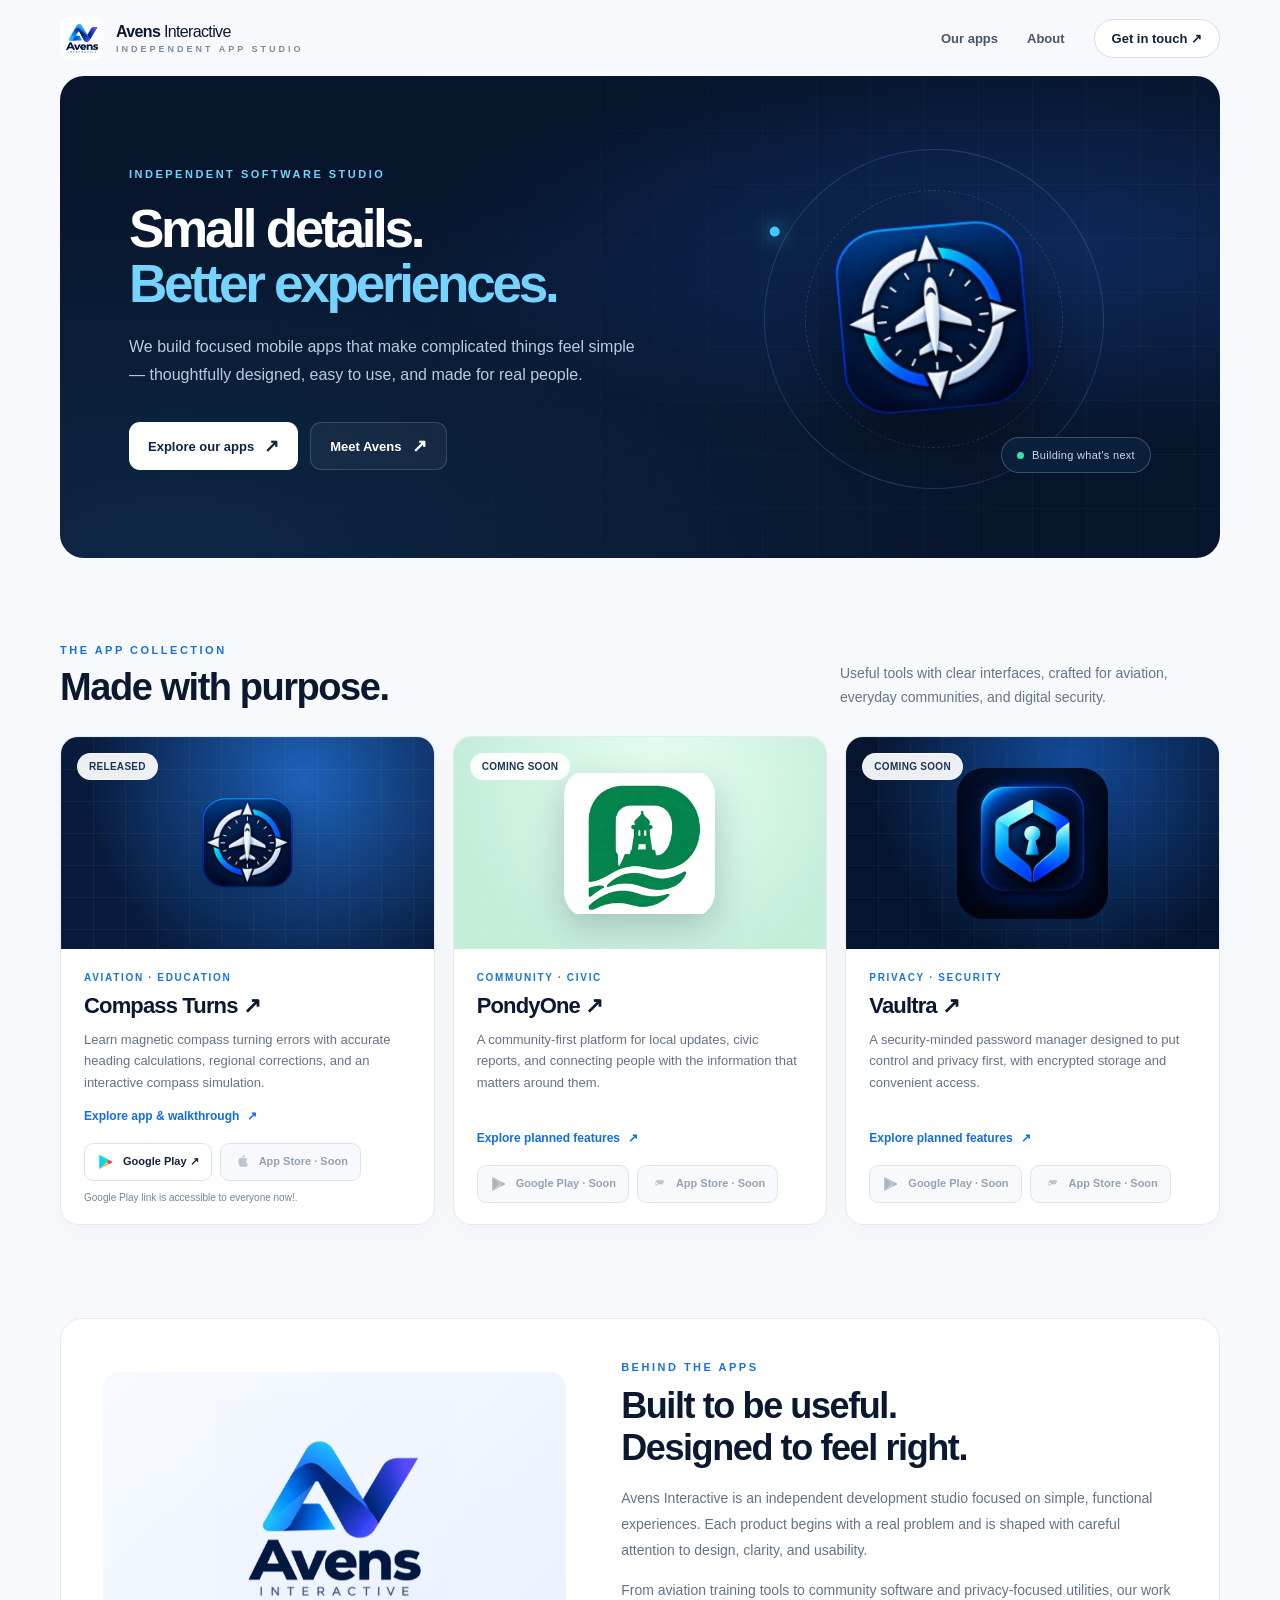
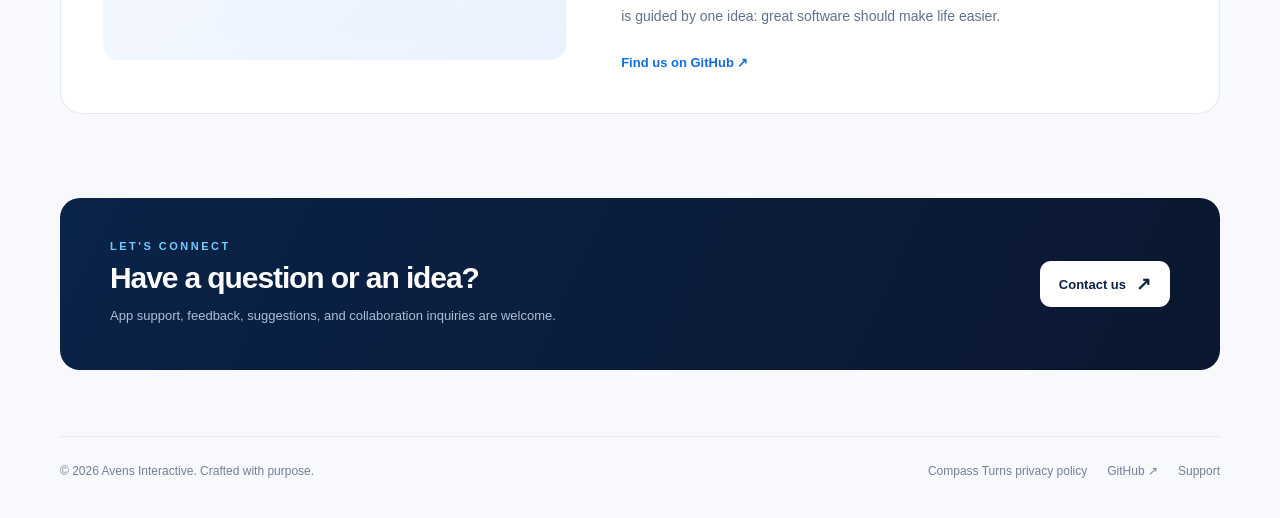
<file: index.html>
<!doctype html>
<html lang="en">
<head>
  <meta charset="utf-8" />
  <meta name="viewport" content="width=device-width, initial-scale=1" />
  <meta name="theme-color" content="#08152c" />
  <meta name="description" content="Avens Interactive builds thoughtfully designed mobile apps. Explore Compass Turns – Aviation, PondyOne and Vaultra." />
  <meta property="og:title" content="Avens Interactive — Thoughtfully built apps" />
  <meta property="og:description" content="Independent app studio building useful software for everyday life." />
  <meta property="og:type" content="website" />
  <meta property="og:image" content="https://arfeen-dev.github.io/assets/avens.webp" />
  <link rel="icon" href="assets/avens.webp" type="image/webp" />
  <title>Avens Interactive — Independent App Studio</title>
  <style>
    :root{--ink:#0b1930;--muted:#64748b;--line:#e3eaf2;--paper:#f7f9fc;--blue:#166dff;--navy:#07152c;--white:#fff}
    *{box-sizing:border-box}html{scroll-behavior:smooth}body{margin:0;background:var(--paper);color:var(--ink);font-family:Inter,-apple-system,BlinkMacSystemFont,"Segoe UI",Roboto,Arial,sans-serif;-webkit-font-smoothing:antialiased}
    a{color:inherit;text-decoration:none}button{font:inherit}a:focus-visible,button:focus-visible{outline:3px solid #66bdff;outline-offset:4px}
    .wrap{width:min(1160px,calc(100% - 48px));margin-inline:auto}
    .topbar{height:76px;display:flex;align-items:center;justify-content:space-between;gap:24px}
    .brand{display:flex;align-items:center;gap:12px;font-size:16px;font-weight:800;letter-spacing:-.65px}.brand-icon{width:44px;height:44px;object-fit:contain;display:block;flex:none;border-radius:9px}.brand small{display:block;font-weight:600;font-size:9px;letter-spacing:3px;color:#7a8da5;margin-top:3px}
    nav{display:flex;gap:29px;align-items:center}nav a{font-size:13px;font-weight:650;color:#47566b}nav a:hover{color:#006cf9}.nav-contact{padding:11px 17px!important;border:1px solid #d5deec;border-radius:999px;color:#10223c!important;background:#fff}
    .hero{position:relative;isolation:isolate;overflow:hidden;background:var(--navy);border-radius:24px;min-height:454px;color:#fff;display:grid;grid-template-columns:1.15fr 0.85fr;align-items:center;padding:73px 69px 69px;margin-bottom:86px}
    .hero:before{content:"";position:absolute;inset:0;background:radial-gradient(ellipse at 82% 36%,#1851b75c,transparent 44%),radial-gradient(ellipse at 10% 100%,#12375a88,transparent 57%);z-index:-1}.hero:after{content:"";position:absolute;inset:0;background-image:linear-gradient(#ffffff08 1px,transparent 1px),linear-gradient(90deg,#ffffff08 1px,transparent 1px);background-size:54px 54px;mask-image:linear-gradient(90deg,transparent,#000);z-index:-1}
    .eyebrow{font-size:11px;font-weight:800;letter-spacing:2.5px;text-transform:uppercase}.hero .eyebrow{color:#6dd6ff}.hero h1{font-size:clamp(37px,4.15vw,65px);letter-spacing:-3.3px;line-height:1.035;margin:21px 0 23px;font-weight:780;max-width:650px}.hero h1 span{color:#75d3ff}.hero p{font-size:16px;line-height:1.75;color:#bbcadf;max-width:520px;margin:0 0 33px}.actions{display:flex;flex-wrap:wrap;gap:12px}.action{display:inline-flex;align-items:center;justify-content:center;gap:10px;border-radius:11px;padding:14px 19px;font-size:13px;font-weight:750;transition:transform .15s,background .15s}.action:hover{transform:translateY(-2px)}.action.primary{background:#fff;color:#0d2345}.action.secondary{border:1px solid #7185a25c;color:#fff;background:#ffffff0c}.arrow{font-size:18px;line-height:1}
    .hero-art{height:340px;position:relative;display:grid;place-items:center}.orbit{position:absolute;width:340px;height:340px;border:1px solid #70a8ff37;border-radius:50%;transform:rotate(-16deg)}.orbit:before{content:"";position:absolute;inset:40px;border:1px dashed #70a8ff3c;border-radius:50%}.orbit:after{content:"";position:absolute;top:36px;left:35px;width:10px;height:10px;border-radius:50%;background:#44c6ff;box-shadow:0 0 20px #40d5ff}.hero-art .main-logo{position:relative;width:min(315px,78%);aspect-ratio:1;object-fit:contain;filter:drop-shadow(0 20px 35px #0007);border-radius:30px;transform:rotate(-5deg)}.mini-pill{position:absolute;right:0;bottom:16px;padding:11px 15px;border:1px solid #ffffff35;background:#0e2443b8;backdrop-filter:blur(12px);border-radius:999px;font-size:11px;letter-spacing:.3px;color:#c6d9ee}.mini-pill i{display:inline-block;width:7px;height:7px;border-radius:50%;background:#35e3ac;margin-right:8px}
    .section-head{display:flex;align-items:end;justify-content:space-between;gap:20px;margin-bottom:27px}.section-head h2{font-size:clamp(27px,3vw,38px);letter-spacing:-1.45px;margin:10px 0 0;line-height:1.14}.section-head p{color:var(--muted);font-size:14px;max-width:350px;line-height:1.7;margin:0}.light-eyebrow{color:#1871da}
    .apps{display:grid;grid-template-columns:repeat(3,minmax(0,1fr));gap:18px}.app{background:#fff;border:1px solid var(--line);border-radius:18px;overflow:hidden;display:flex;flex-direction:column;box-shadow:0 8px 25px #10284f06;transition:transform .18s,box-shadow .18s}.app:hover{transform:translateY(-4px);box-shadow:0 18px 35px #10284f14}.app-visual{height:212px;position:relative;display:grid;place-items:center;overflow:hidden}.app-visual:after{content:"";position:absolute;inset:0;background-image:linear-gradient(#ffffff0b 1px,transparent 1px),linear-gradient(90deg,#ffffff0b 1px,transparent 1px);background-size:32px 32px;pointer-events:none}.app-visual.compass{background:radial-gradient(circle at 65% 20%,#1d62ba,#081b3d 73%)}.app-visual.vaultra{background:radial-gradient(circle at 60% 14%,#144c9c,#05152f 70%)}.app-visual.pondy{background:radial-gradient(circle at 55% 18%,#e6fff0,#c4edda 75%)}.app-visual img{height:151px;width:151px;object-fit:contain;border-radius:27px;position:relative;z-index:1;filter:drop-shadow(0 12px 18px #001b3438)}.app-visual .pill{position:absolute;z-index:2;top:16px;left:16px;background:#ffffffed;color:#1b3557;border:1px solid #ffffff8a;padding:7px 11px;border-radius:99px;font-size:10px;font-weight:800;letter-spacing:.3px}.app-body{padding:23px 23px 21px;display:flex;flex:1;flex-direction:column}.app-category{font-weight:800;font-size:10px;letter-spacing:1.7px;color:#1676d5;text-transform:uppercase}.app h3{margin:10px 0 9px;font-size:22px;line-height:1.2;letter-spacing:-.85px}.app p{margin:0 0 21px;color:#637189;line-height:1.65;font-size:13px;flex:1}.storelinks{display:flex;flex-wrap:wrap;gap:8px;align-items:center}.store{display:inline-flex;align-items:center;gap:8px;border:1px solid #dbe3ee;border-radius:9px;padding:9px 12px;color:#10223b;font-size:11px;font-weight:750;line-height:1.25;background:#fff}.store svg{width:18px;height:18px;flex:none}.store.available:hover{border-color:#5aa9ff;background:#f0f7ff}.store.disabled{color:#94a2b6;background:#f7f9fc;cursor:default}.store.disabled svg{opacity:.6}.tagline{display:block;color:#728399;font-size:10px;margin-top:11px}
    .about{margin-top:93px;background:#fff;border:1px solid var(--line);border-radius:22px;padding:42px;display:grid;grid-template-columns:1fr 1.2fr;gap:55px;align-items:center}.about-logo{height:288px;border-radius:16px;background:linear-gradient(140deg,#f7faff,#eaf2ff);display:grid;place-items:center;overflow:hidden}.about-logo img{max-width:235px;width:76%;max-height:240px;object-fit:contain;mix-blend-mode:multiply}.about h2{font-size:36px;letter-spacing:-1.4px;margin:12px 0 17px}.about p{font-size:14px;color:#62728a;line-height:1.85}.about .about-link{font-size:13px;color:#146dde;font-weight:800;display:inline-block;margin-top:12px}
    .contact{margin-top:84px;margin-bottom:66px;background:linear-gradient(115deg,#0a2348,#0b1730);border-radius:20px;padding:42px 50px;color:#fff;display:flex;align-items:center;justify-content:space-between;gap:20px}.contact h2{margin:9px 0 10px;font-size:30px;letter-spacing:-1.1px}.contact p{margin:0;color:#aebed5;font-size:13px;line-height:1.7}.contact .action{white-space:nowrap}
    footer{border-top:1px solid #e4eaf2;display:flex;justify-content:space-between;align-items:center;gap:20px;padding:27px 0 40px;color:#738198;font-size:12px}footer a:hover{color:#1168d7}footer .footlinks{display:flex;gap:20px;flex-wrap:wrap}
    @media(max-width:950px){.hero{padding:50px 44px}.hero-art .main-logo{width:250px}.orbit{width:275px;height:275px}.apps{gap:12px}.app-body{padding:19px}.app-visual{height:180px}.app-visual img{width:128px;height:128px}.about{gap:28px}}
    @media(max-width:760px){.wrap{width:min(100% - 32px,560px)}.topbar{height:67px}.topbar nav{gap:15px}.topbar nav a:not(.nav-contact){display:none}.nav-contact{padding:9px 13px!important}.hero{margin-bottom:64px;grid-template-columns:1fr;padding:45px 29px 30px;gap:12px}.hero h1{letter-spacing:-2px}.hero-art{height:245px}.hero-art .main-logo{width:190px}.orbit{width:228px;height:228px}.mini-pill{right:2px;bottom:10px}.section-head{display:block}.section-head p{margin-top:13px}.apps{grid-template-columns:1fr;gap:18px}.app-visual{height:225px}.app-visual img{width:158px;height:158px}.app-body{padding:23px}.about{grid-template-columns:1fr;margin-top:70px;padding:20px}.about-logo{height:220px}.about-logo img{max-height:190px}.about-text{padding:2px 6px 10px}.contact{margin-top:65px;padding:29px;display:block}.contact .action{margin-top:22px}footer{display:block}footer .footlinks{margin-top:12px}}
    @media(prefers-reduced-motion:reduce){html{scroll-behavior:auto}.action,.app{transition:none}}
  
    .section-head{display:grid;grid-template-columns:minmax(0,1fr) minmax(280px,380px);align-items:end;column-gap:54px}.section-head p{max-width:none;text-wrap:pretty}.details-link{display:inline-flex;align-items:center;gap:8px;font-size:12px;font-weight:800;color:#146dde;margin:-5px 0 20px}.details-link:hover{text-decoration:underline}.app h3 a:hover{color:#126bf2}.app-visual{display:grid}.brand{min-width:0;white-space:nowrap}
    @media(max-width:760px){.section-head{display:block}.brand{font-size:14px}.brand-icon{width:38px;height:38px}}
    @media(max-width:380px){.brand small{letter-spacing:1.3px}.nav-contact{font-size:11px!important}}
  </style>
</head>
<body>
  <div class="wrap">
    <header class="topbar">
      <a class="brand" href="index.html" aria-label="Avens Interactive home"><img class="brand-icon" src="assets/avens.webp" alt="" aria-hidden="true" width="44" height="44" /><span>Avens <span style="font-weight:540">Interactive</span><small>INDEPENDENT APP STUDIO</small></span></a>
      <nav aria-label="Main navigation"><a href="#apps">Our apps</a><a href="#about">About</a><a class="nav-contact" href="mailto:arfeenziavoudine@gmail.com">Get in touch <span aria-hidden="true">↗</span></a></nav>
    </header>
    <main id="top">
      <section class="hero" aria-labelledby="hero-heading">
        <div>
          <div class="eyebrow">Independent software studio</div>
          <h1>Small details.<br /><span>Better experiences.</span></h1>
          <p>We build focused mobile apps that make complicated things feel simple — thoughtfully designed, easy to use, and made for real people.</p>
          <div class="actions"><a class="action primary" href="#apps">Explore our apps <span class="arrow">↗</span></a><a class="action secondary" href="#about">Meet Avens <span class="arrow">↗</span></a></div>
        </div>
        <div class="hero-art" aria-label="Compass Turns app artwork"><div class="orbit" aria-hidden="true"></div><img class="main-logo" src="assets/compass.webp" alt="Compass Turns — Aviation logo" /><span class="mini-pill"><i></i>Building what's next</span></div>
      </section>
      <section id="apps" aria-labelledby="apps-title">
        <div class="section-head"><div><div class="eyebrow light-eyebrow">The app collection</div><h2 id="apps-title">Made with purpose.</h2></div><p>Useful tools with clear interfaces, crafted for aviation, everyday communities, and digital security.</p></div>
        <div class="apps">
          <article class="app">
            <a href="compass-turns.html" class="app-visual compass" aria-label="Learn about Compass Turns"><span class="pill">RELEASED</span><img src="assets/compass.webp" alt="Compass Turns app icon" loading="lazy" /></a>
            <div class="app-body"><div class="app-category">Aviation · Education</div><h3><a href="compass-turns.html">Compass Turns <span aria-hidden="true">↗</span></a></h3><p>Learn magnetic compass turning errors with accurate heading calculations, regional corrections, and an interactive compass simulation.</p><a class="details-link" href="compass-turns.html">Explore app & walkthrough <span aria-hidden="true">↗</span></a>
              <div class="storelinks"><a class="store available" href="https://play.google.com/store/apps/details?id=com.azaviation.compass_turns" target="_blank" rel="noopener noreferrer" aria-label="Compass Turns on Google Play, currently available to eligible testers"><svg viewBox="0 0 24 24" aria-hidden="true"><path fill="#00D2FF" d="M3 2.4v19.2L13.1 12z"/><path fill="#00E49B" d="M3 2.4 15.9 9.2 13.1 12z"/><path fill="#F9BB26" d="m13.1 12 2.8 2.8L3 21.6z"/><path fill="#F43B52" d="m15.9 9.2 4 2.1a.85.85 0 0 1 0 1.5l-4 2.1-2.8-2.9z"/></svg><span>Google Play <span aria-hidden="true">↗</span></span></a><span class="store disabled" aria-label="Apple App Store planned"><svg viewBox="0 0 24 24" fill="currentColor" aria-hidden="true"><path d="M17.1 12.4c0-2.5 2.1-3.7 2.2-3.8-1.2-1.8-3-2-3.6-2-.9-.1-1.8.5-2.4.5-.6 0-1.5-.5-2.4-.5-1.3 0-2.5.7-3.2 1.8-1.4 2.5-.3 6.2 1 8.3.7 1 1.4 2.1 2.4 2 .9 0 1.2-.6 2.5-.6 1.2 0 1.6.6 2.5.6 1 0 1.6-.9 2.3-1 .9-1.2 1.5-2.4 1.7-2.5-1.5-.5-2.4-2-2.4-3.7ZM15 5.3c.6-.8 1-1.7.9-2.7-.9 0-2 .6-2.6 1.3-.6.7-1.1 1.7-1 2.6 1 .1 2.1-.5 2.7-1.2Z"/></svg>App Store · Soon</span></div>
              <span class="tagline">Google Play link is accessible to everyone now!.</span>
            </div>
          </article>
          <article class="app">
            <a href="pondyone.html" class="app-visual pondy" aria-label="Learn about PondyOne"><span class="pill">COMING SOON</span><img src="assets/pondyone.webp" alt="PondyOne app icon" loading="lazy" /></a>
            <div class="app-body"><div class="app-category">Community · Civic</div><h3><a href="pondyone.html">PondyOne <span aria-hidden="true">↗</span></a></h3><p>A community-first platform for local updates, civic reports, and connecting people with the information that matters around them.</p><a class="details-link" href="pondyone.html">Explore planned features <span aria-hidden="true">↗</span></a>
              <div class="storelinks"><span class="store disabled"><svg viewBox="0 0 24 24" aria-hidden="true"><path fill="#77889D" d="M3 2.4v19.2L13.1 12z"/><path fill="#8C9AAE" d="M3 2.4 15.9 9.2 13.1 12z"/><path fill="#9FAABC" d="m13.1 12 2.8 2.8L3 21.6z"/><path fill="#77889D" d="m15.9 9.2 4 2.1a.85.85 0 0 1 0 1.5l-4 2.1-2.8-2.9z"/></svg>Google Play · Soon</span><span class="store disabled"><svg viewBox="0 0 24 24" fill="currentColor" aria-hidden="true"><path d="M17.1 12.4c0-2.5 2.1-3.7 2.2-3.8-1.2-1.8-3-2-3.6-2-.9-.1-1.8.5-2.4.5-.6 0-1.5-.5-2.4-.5-1.3 0-2.5.7-3.2 1.8-1.4 2.5-.3 6.2 1 .7 1 1.4 2.1 2.4 2 .9 0 1.2-.6 2.5-.6 1.2 0 1.6.6 2.5.6 1 0 1.6-.9 2.3-1 .9-1.2 1.5-2.4 1.7-2.5-.9-2.4-2-2.4-3.7ZM15 5.3c.6-.8 1-1.7.9-2.7-.9 0-2 .6-2.6 1.3-.6.7-1.1 1.7-1 2.6 1 .1 2.1-.5 2.7-1.2Z"/></svg>App Store · Soon</span></div>
            </div>
          </article>
          <article class="app">
            <a href="vaultra.html" class="app-visual vaultra" aria-label="Learn about Vaultra"><span class="pill">COMING SOON</span><img src="assets/vaultra.webp" alt="Vaultra app icon" loading="lazy" /></a>
            <div class="app-body"><div class="app-category">Privacy · Security</div><h3><a href="vaultra.html">Vaultra <span aria-hidden="true">↗</span></a></h3><p>A security-minded password manager designed to put control and privacy first, with encrypted storage and convenient access.</p><a class="details-link" href="vaultra.html">Explore planned features <span aria-hidden="true">↗</span></a>
              <div class="storelinks"><span class="store disabled"><svg viewBox="0 0 24 24" aria-hidden="true"><path fill="#77889D" d="M3 2.4v19.2L13.1 12z"/><path fill="#8C9AAE" d="M3 2.4 15.9 9.2 13.1 12z"/><path fill="#9FAABC" d="m13.1 12 2.8 2.8L3 21.6z"/><path fill="#77889D" d="m15.9 9.2 4 2.1a.85.85 0 0 1 0 1.5l-4 2.1-2.8-2.9z"/></svg>Google Play · Soon</span><span class="store disabled"><svg viewBox="0 0 24 24" fill="currentColor" aria-hidden="true"><path d="M17.1 12.4c0-2.5 2.1-3.7 2.2-3.8-1.2-1.8-3-2-3.6-2-.9-.1-1.8.5-2.4.5-.6 0-1.5-.5-2.4-.5-1.3 0-2.5.7-3.2 1.8-1.4 2.5-.3 6.2 1 .7 1 1.4 2.1 2.4 2 .9 0 1.2-.6 2.5-.6 1.2 0 1.6.6 2.5.6 1 0 1.6-.9 2.3-1 .9-1.2 1.5-2.4 1.7-2.5-.9-2.4-2-2.4-3.7ZM15 5.3c.6-.8 1-1.7.9-2.7-.9 0-2 .6-2.6 1.3-.6.7-1.1 1.7-1 2.6 1 .1 2.1-.5 2.7-1.2Z"/></svg>App Store · Soon</span></div>
            </div>
          </article>
        </div>
      </section>
      <section class="about" id="about" aria-labelledby="about-title"><div class="about-logo"><img src="assets/avens.webp" alt="Avens Interactive brand logo" loading="lazy" /></div><div class="about-text"><div class="eyebrow light-eyebrow">Behind the apps</div><h2 id="about-title">Built to be useful.<br/>Designed to feel right.</h2><p>Avens Interactive is an independent development studio focused on simple, functional experiences. Each product begins with a real problem and is shaped with careful attention to design, clarity, and usability.</p><p>From aviation training tools to community software and privacy-focused utilities, our work is guided by one idea: great software should make life easier.</p><a class="about-link" href="https://github.com/arfeen-dev" target="_blank" rel="noopener noreferrer">Find us on GitHub ↗</a></div></section>
      <section class="contact" id="contact"><div><div class="eyebrow" style="color:#70cbff">Let's connect</div><h2>Have a question or an idea?</h2><p>App support, feedback, suggestions, and collaboration inquiries are welcome.</p></div><a class="action primary" href="mailto:arfeenziavoudine@gmail.com">Contact us <span class="arrow">↗</span></a></section>
    </main>
    <footer><span>© <span id="year">2026</span> Avens Interactive. Crafted with purpose.</span><div class="footlinks"><a href="https://arfeen-dev.github.io/compass-turns-updates/privacy-policy.html" target="_blank" rel="noopener noreferrer">Compass Turns privacy policy</a><a href="https://github.com/arfeen-dev" target="_blank" rel="noopener noreferrer">GitHub ↗</a><a href="mailto:arfeenziavoudine@gmail.com">Support</a></div></footer>
  </div>
  <script>document.getElementById('year').textContent=new Date().getFullYear();</script>
</body>
</html>
</file>
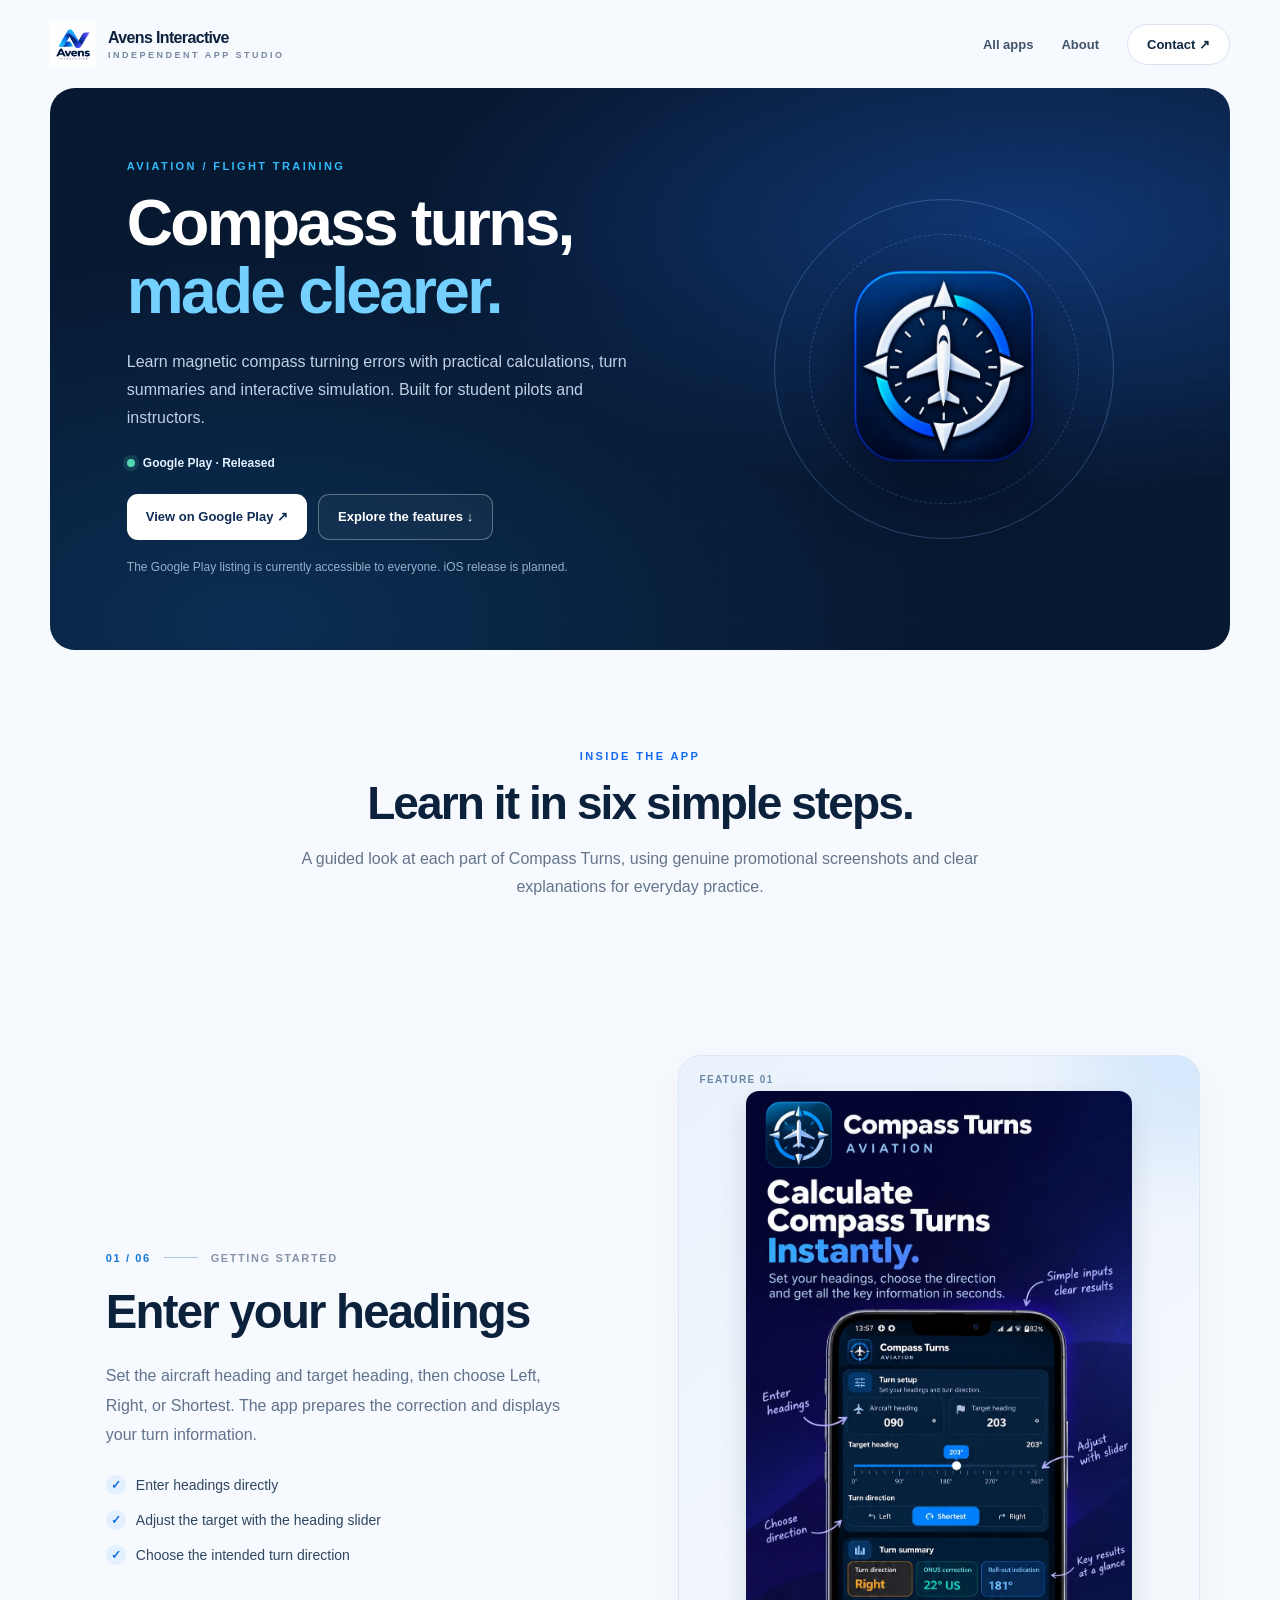
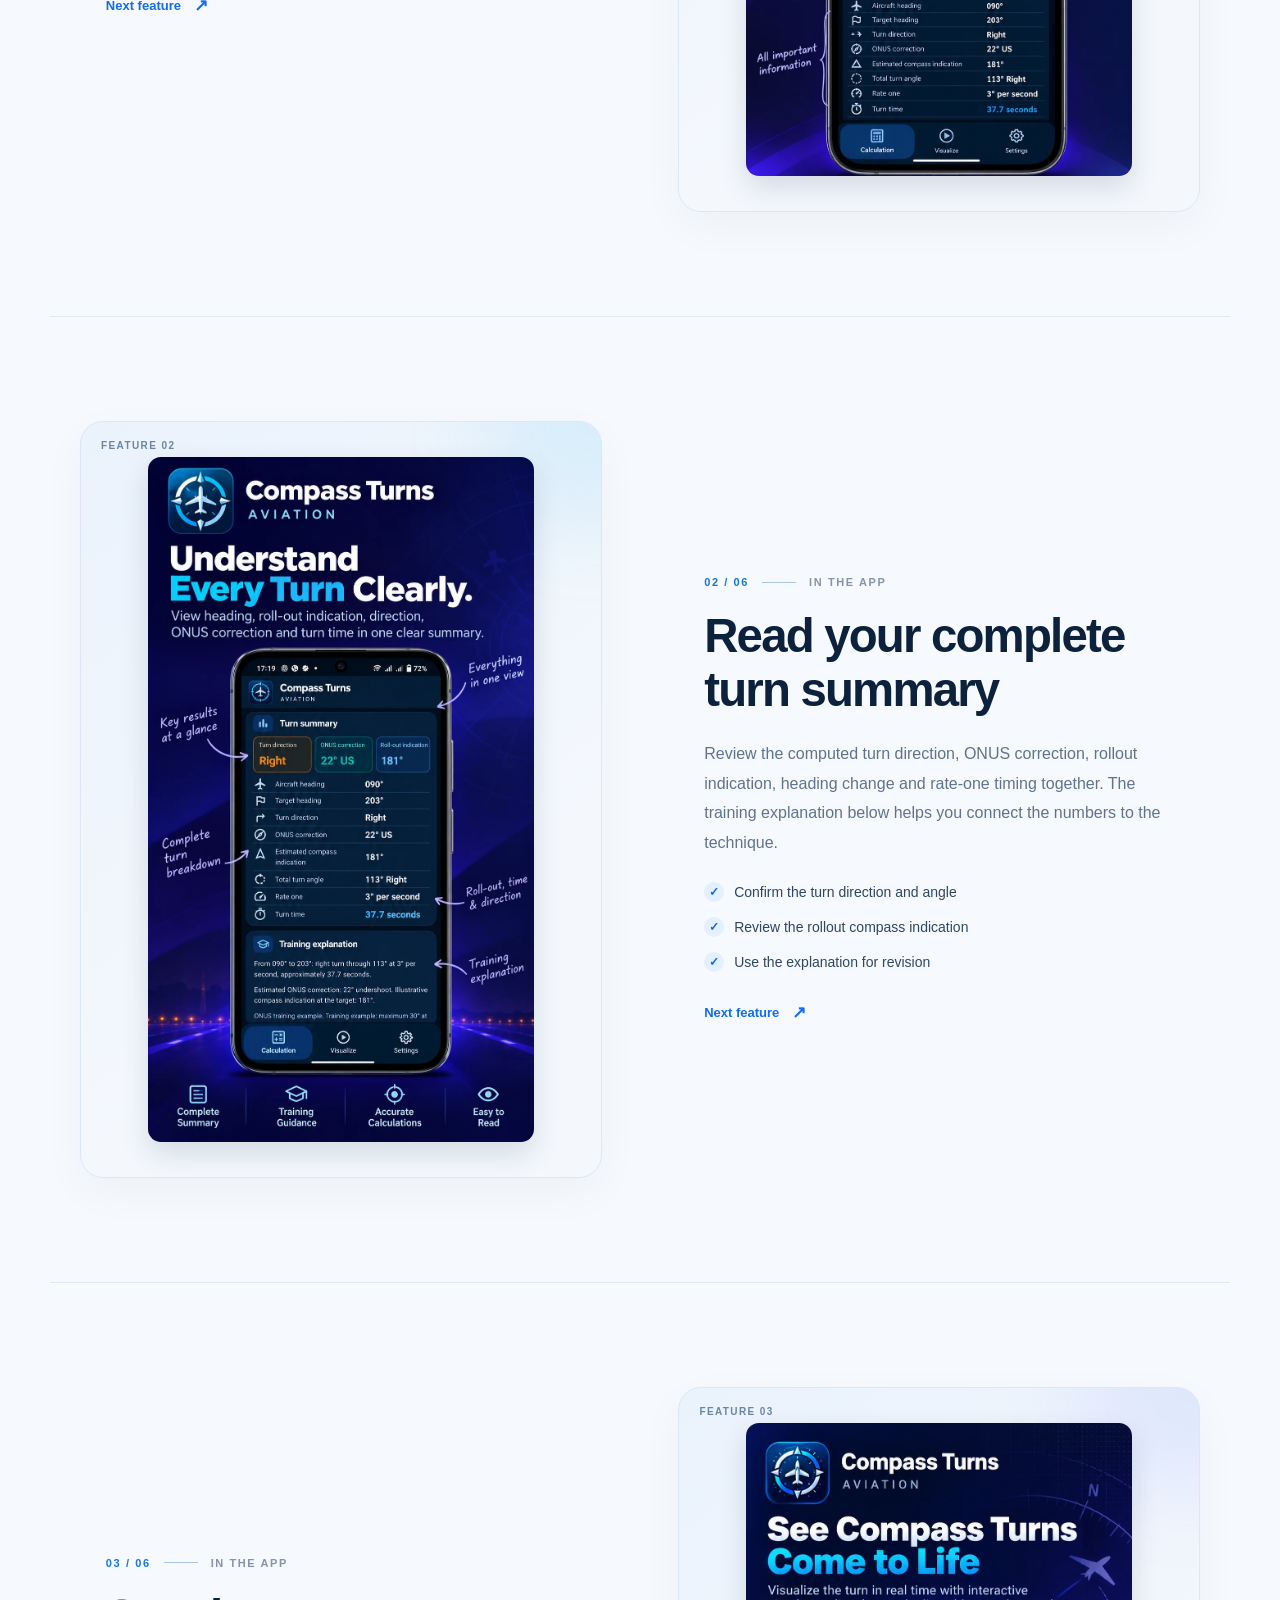
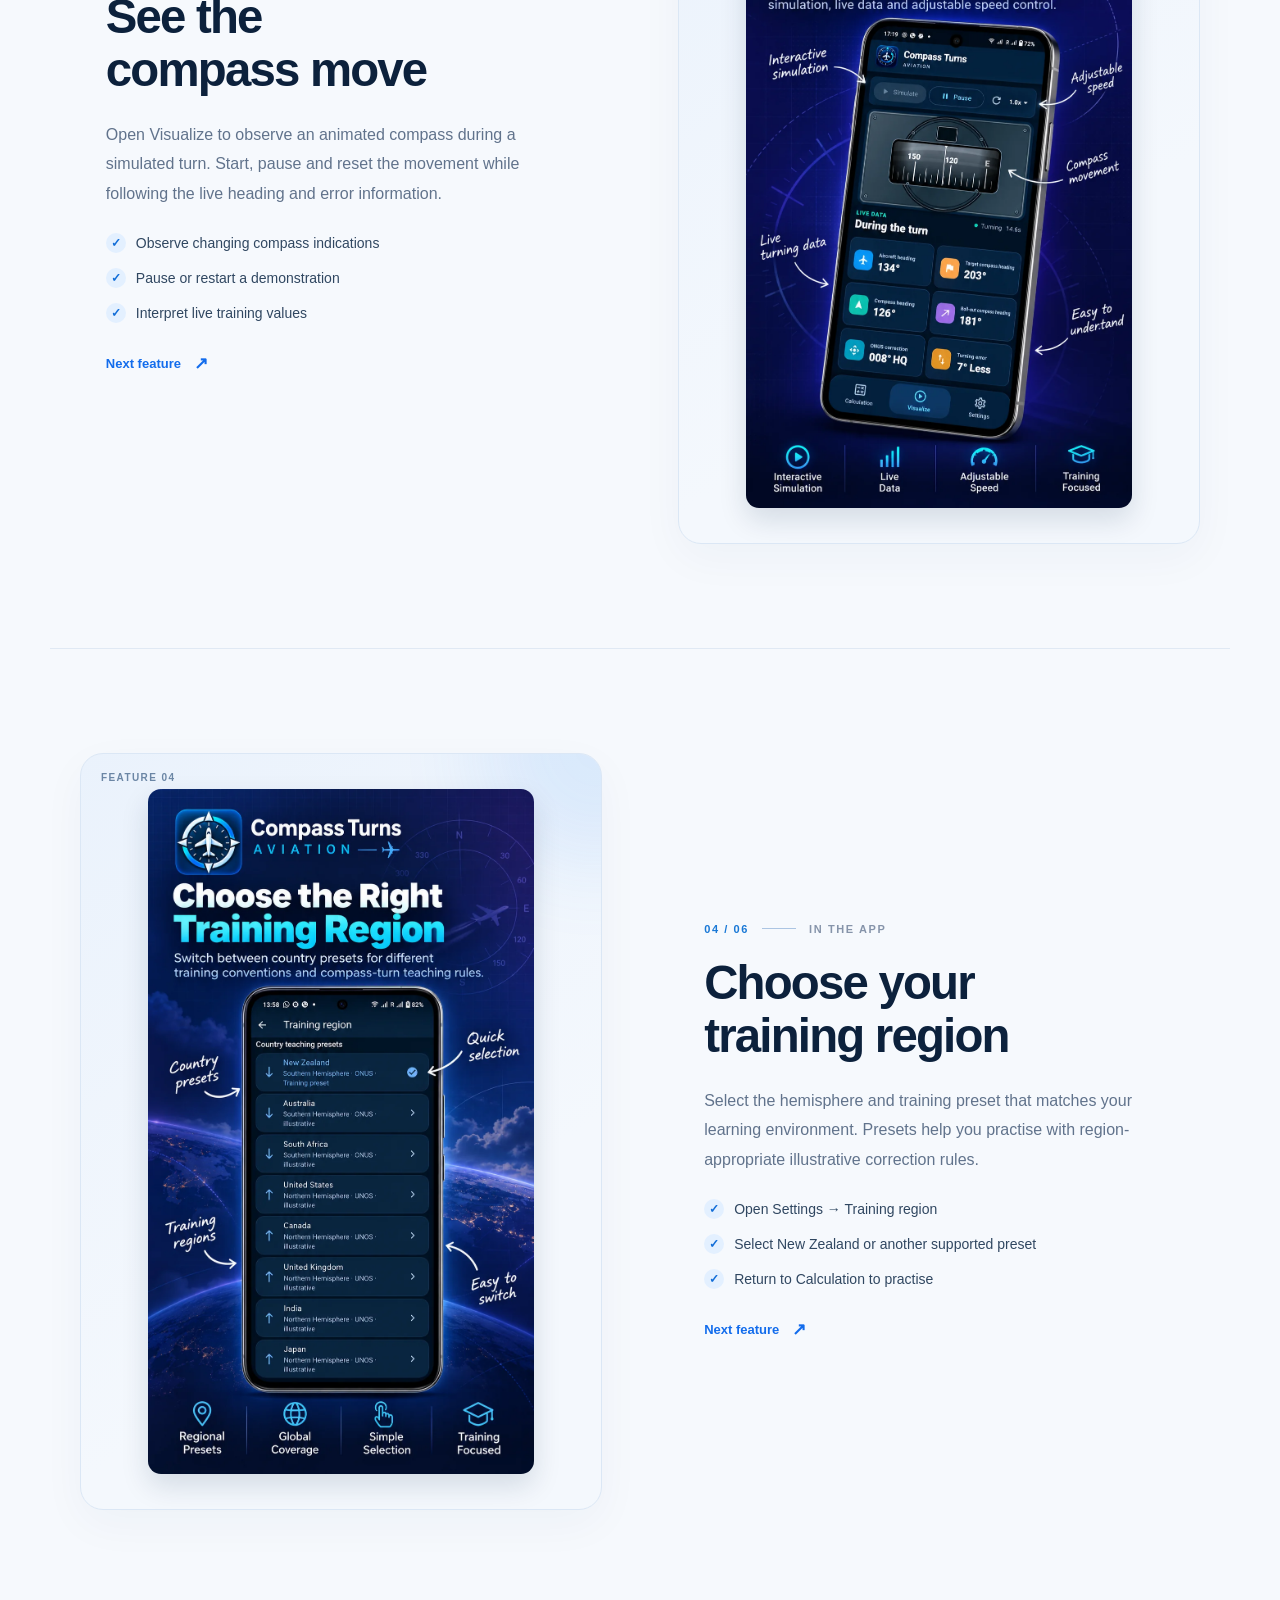
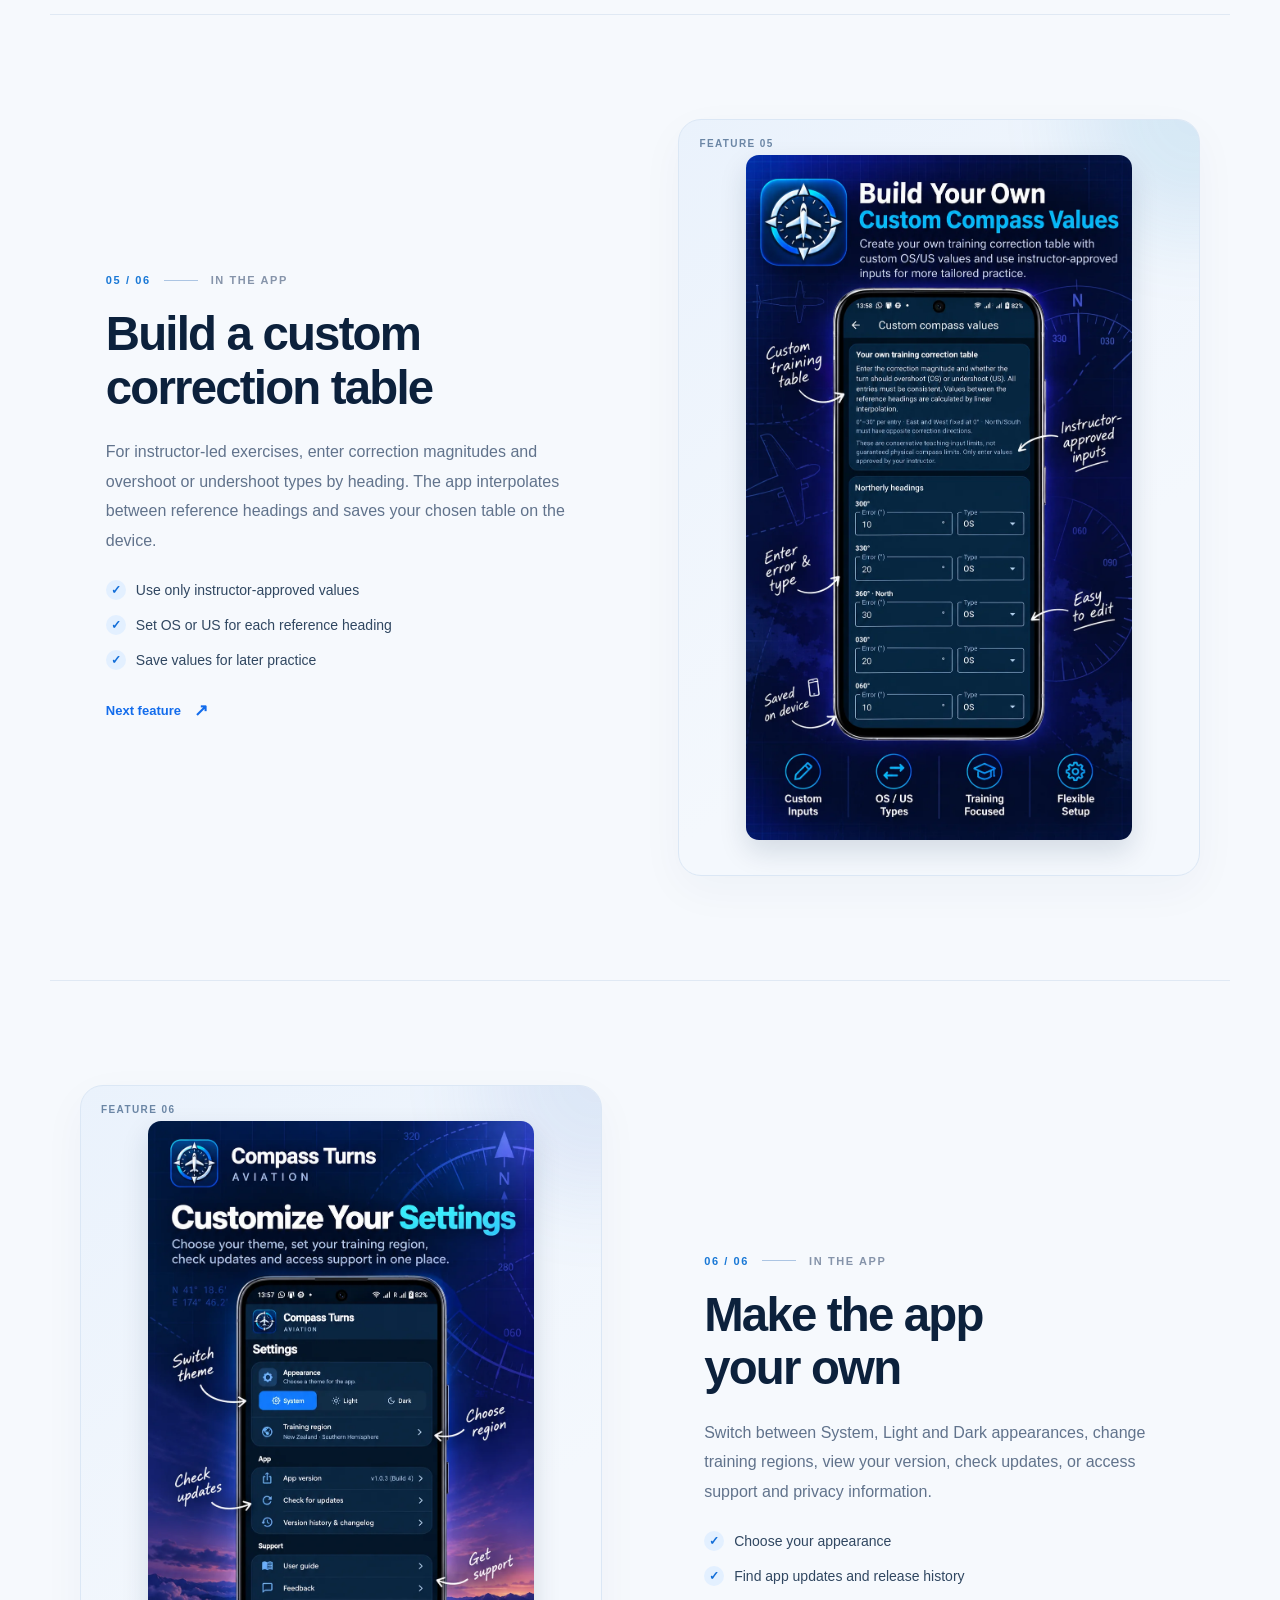
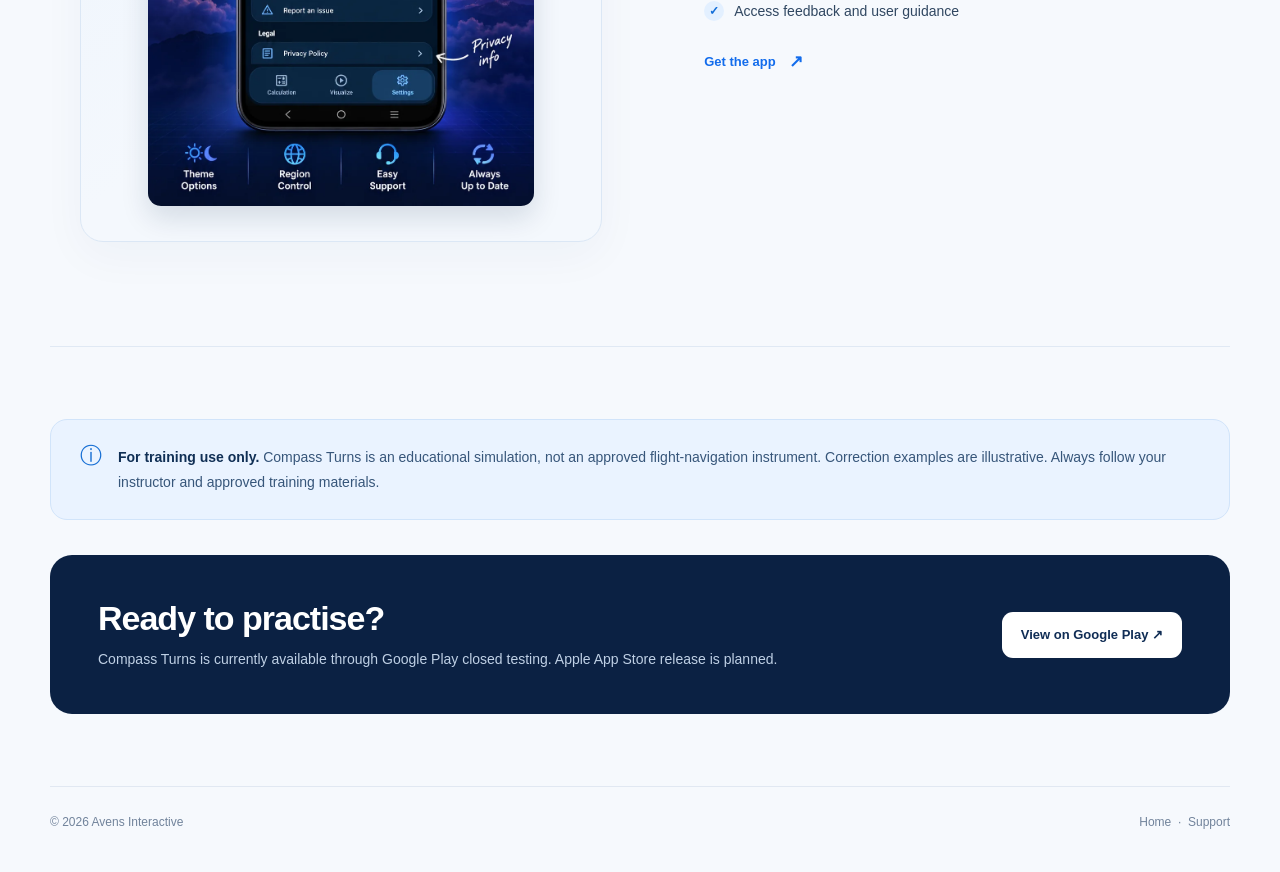
<file: compass-turns.html>
<!doctype html>
<html lang="en">
<head>
<meta charset="utf-8">
<meta name="viewport" content="width=device-width, initial-scale=1">
<meta name="theme-color" content="#081831">
<meta name="description" content="Explore Compass Turns – Aviation. A six-step visual guide to compass turn calculations, simulation, regional presets and custom corrections.">
<title>Compass Turns – Aviation | Avens Interactive</title>
<link rel="icon" href="favicon.png" type="image/png">
<style>
:root{color-scheme:light;--ink:#0c213c;--muted:#64758b;--blue:#126af2;--navy:#081831;--line:#e3eaf3;--bg:#f6f9fd;--white:#fff}
*,*::before,*::after{box-sizing:border-box}
html{scroll-behavior:smooth;scroll-padding-top:105px}
body{margin:0;color:var(--ink);background:var(--bg);font-family:Inter,-apple-system,BlinkMacSystemFont,"Segoe UI",Roboto,Arial,sans-serif;-webkit-font-smoothing:antialiased;text-rendering:optimizeLegibility}
a{color:inherit;text-decoration:none}button{font:inherit}img{max-width:100%;display:block}a:focus-visible,button:focus-visible{outline:3px solid #2e9aff;outline-offset:4px}
.container{width:min(1180px,calc(100% - 64px));margin-inline:auto}
/* Identical brand treatment across page sections; self-contained to avoid global CSS collisions. */
.site-header{height:88px;display:flex;align-items:center;justify-content:space-between;gap:24px}
.brand{display:flex;align-items:center;gap:12px;min-width:0;font-weight:800;font-size:16px;letter-spacing:-.65px;white-space:nowrap}.brand img{width:46px;height:46px;object-fit:contain;flex:none}.brand small{display:block;margin-top:3px;color:#7688a1;font-size:9px;letter-spacing:2.5px;font-weight:750}
.site-nav{display:flex;align-items:center;gap:28px}.site-nav a{font-size:13px;font-weight:700;color:#42546c}.site-nav a:hover{color:var(--blue)}.site-nav .nav-button{border:1px solid #d8e2ee;border-radius:999px;padding:12px 19px;background:white;color:#102943}
/* Hero */
.hero{position:relative;isolation:isolate;overflow:hidden;min-height:480px;display:grid;grid-template-columns:minmax(0,1.15fr) minmax(260px,.85fr);align-items:center;gap:40px;padding:72px clamp(28px,6vw,80px);border-radius:25px;background:#071831;color:white}
.hero::before{content:"";position:absolute;inset:0;z-index:-1;background:radial-gradient(ellipse at 83% 25%,#1958ba7d,transparent 45%),radial-gradient(ellipse at 17% 95%,#0e477878,transparent 50%)}
.hero::after{content:"";position:absolute;inset:0;z-index:-1;opacity:.4;background-image:linear-gradient(#ffffff0b 1px,transparent 1px),linear-gradient(90deg,#ffffff0b 1px,transparent 1px);background-size:48px 48px;mask-image:linear-gradient(90deg,transparent 20%,black)}
.eyebrow{font-size:11px;font-weight:850;letter-spacing:2.4px;text-transform:uppercase;color:#33bafa}.hero h1{font-size:clamp(42px,5vw,69px);line-height:1.06;letter-spacing:-2.7px;font-weight:800;margin:18px 0 22px;max-width:660px}.hero h1 em{color:#74d1ff;font-style:normal}.hero p{max-width:510px;font-size:16px;line-height:1.75;color:#c0d0e5;margin:0}.hero-logo-wrap{display:grid;place-items:center;position:relative;min-height:315px}.hero-logo-wrap::before{content:"";position:absolute;width:min(95%,340px);aspect-ratio:1;border:1px solid #7fb1f34c;border-radius:50%}.hero-logo-wrap::after{content:"";position:absolute;width:min(76%,270px);aspect-ratio:1;border:1px dashed #7fb1f347;border-radius:50%}.hero-logo{position:relative;z-index:1;width:min(72%,325px);filter:drop-shadow(0 24px 28px #010a1c99);animation:float 7s ease-in-out infinite}
.status{display:inline-flex;align-items:center;gap:8px;margin:24px 0 24px;color:#e0f1ff;font-weight:700;font-size:12px}.status::before{content:"";width:8px;height:8px;background:#50d8b0;border-radius:50%;box-shadow:0 0 0 4px #50d8b025}
.hero-actions{display:flex;flex-wrap:wrap;gap:11px}.btn{display:inline-flex;align-items:center;justify-content:center;padding:13px 19px;min-height:46px;border-radius:11px;font-size:13px;font-weight:800;transition:transform .2s,background .2s}.btn:hover{transform:translateY(-2px)}.btn-primary{background:white;color:#102d55}.btn-ghost{color:white;border:1px solid #ffffff50;background:#ffffff0a}.hero-note{font-size:12px!important;margin-top:17px!important;color:#95aecb!important}
/* Intro */
.intro{padding:100px 0 35px;text-align:center;max-width:700px;margin:auto}.intro .eyebrow{color:var(--blue)}.intro h2{font-size:clamp(31px,4vw,46px);line-height:1.15;letter-spacing:-1.9px;margin:15px 0}.intro p{font-size:16px;line-height:1.8;color:var(--muted);margin:0}
/* each step is a self-contained grid: no sticky or absolute screenshot placement */
.walkthrough{padding-top:14px}
.feature-row{display:grid;grid-template-columns:minmax(0,1fr) minmax(0,1fr);gap:clamp(32px,6vw,90px);align-items:center;padding:90px 24px;border-bottom:1px solid #e0e9f4;min-width:0}
.feature-row:nth-child(even) .visual-frame{grid-column:1;grid-row:1}.feature-row:nth-child(even) .feature-copy{grid-column:2;grid-row:1}
.feature-copy{min-width:0;max-width:470px;justify-self:center}.step-meta{display:flex;align-items:center;gap:13px;font-size:11px;font-weight:850;letter-spacing:1.6px;text-transform:uppercase;color:#1978d6}.step-rule{width:34px;height:1px;background:#acc5e3}.step-topic{color:#8694aa}
.feature-copy h3{font-size:clamp(30px,3.7vw,50px);line-height:1.13;letter-spacing:-1.8px;margin:21px 0 23px;font-weight:800;text-wrap:balance}.feature-copy>p{color:#61738c;font-size:16px;line-height:1.84;margin:0 0 25px}
.feature-checks{list-style:none;padding:0;margin:0 0 29px;display:grid;gap:14px}.feature-checks li{position:relative;padding-left:30px;color:#304761;font-size:14px;line-height:1.5}.feature-checks li:before{content:"✓";position:absolute;left:0;top:0;background:#e3f0ff;color:#116dd8;border-radius:50%;width:20px;height:20px;display:grid;place-items:center;font-size:12px;font-weight:850}
.next-link{display:inline-flex;align-items:center;gap:13px;color:#126cec;font-size:13px;font-weight:800}.next-link span{font-size:17px;transition:transform .2s}.next-link:hover span{transform:translate(3px,-3px)}
.visual-frame{position:relative;min-width:0;overflow:hidden;border-radius:23px;padding:35px clamp(20px,3vw,38px);background:linear-gradient(145deg,#eaf2fc,#f4f8fd 65%);border:1px solid #dbe7f5;display:flex;align-items:center;justify-content:center;box-shadow:0 14px 45px #1839670a;isolation:isolate}
.visual-frame::before{content:"";position:absolute;width:230px;height:230px;top:-120px;right:-110px;background:var(--accent);opacity:.11;filter:blur(45px);border-radius:50%;z-index:-1}
.visual-frame img{width:auto;max-width:100%;height:auto;max-height:650px;object-fit:contain;box-shadow:0 12px 28px #07234722;border-radius:13px}
.frame-label{position:absolute;top:18px;left:20px;color:#6b86a5;font-size:10px;letter-spacing:1.4px;font-weight:850}
/* Closing */
.notice{display:flex;align-items:flex-start;gap:16px;margin:72px 0 34px;background:#eaf3ff;border:1px solid #d1e4fa;padding:25px 29px;border-radius:17px;color:#37567a;line-height:1.75;font-size:14px}.notice-mark{font-size:22px;line-height:1;color:#166ed4}.notice strong{color:#102f55}
.cta{display:flex;align-items:center;justify-content:space-between;gap:26px;background:#0b2143;color:white;border-radius:22px;margin:35px 0 72px;padding:44px 48px}.cta h2{font-size:clamp(25px,3vw,34px);letter-spacing:-1px;margin:0 0 10px}.cta p{color:#bfd0e5;font-size:14px;line-height:1.6;margin:0}
.site-footer{display:flex;align-items:center;justify-content:space-between;gap:20px;border-top:1px solid #e1e8f2;padding:28px 0 43px;color:#71839b;font-size:12px}.site-footer a:hover{color:#126af2}
/* Animate copy and visuals but never move them outside their own layout */
.reveal{opacity:0;transform:translateY(22px);transition:opacity .65s ease,transform .65s cubic-bezier(.2,.75,.25,1)}.reveal.is-visible{opacity:1;transform:none}
@keyframes float{50%{transform:translateY(-10px)}}
@media(min-width:1250px){.feature-row{padding:104px 30px}.visual-frame img{max-height:685px}}
@media(max-width:900px){.container{width:min(100% - 40px,760px)}.site-header{height:78px}.hero{grid-template-columns:minmax(0,1fr) minmax(180px,.6fr);gap:18px;padding:48px 35px;min-height:390px}.hero-logo-wrap{min-height:230px}.hero-logo{width:min(76%,210px)}.hero h1{font-size:clamp(35px,4.8vw,50px)}.feature-row{gap:29px;padding:68px 0}.feature-copy h3{font-size:clamp(28px,4vw,36px)}.feature-copy>p{font-size:14px}.visual-frame{padding:34px 18px}.visual-frame img{max-height:520px}}
@media(max-width:680px){.container{width:calc(100% - 30px)}.site-header{height:70px}.brand{font-size:14px;gap:9px}.brand img{width:39px;height:39px}.brand small{font-size:8px;letter-spacing:1.4px}.site-nav{gap:12px}.site-nav a:not(.nav-button){display:none}.site-nav .nav-button{padding:10px 13px;font-size:12px}.hero{grid-template-columns:1fr;padding:42px 25px 33px;gap:20px;border-radius:18px}.hero h1{font-size:clamp(36px,9vw,49px);letter-spacing:-1.9px}.hero p{font-size:14px}.hero-logo-wrap{min-height:200px}.hero-logo{width:180px}.hero-logo-wrap::before{width:225px}.hero-logo-wrap::after{width:175px}.intro{padding:73px 5px 16px}.intro p{font-size:14px}.feature-row{grid-template-columns:1fr;gap:24px;padding:55px 0}.feature-row:nth-child(even) .feature-copy,.feature-row:nth-child(even) .visual-frame{grid-column:auto;grid-row:auto}.feature-copy{justify-self:stretch;max-width:none;padding:0 5px}.feature-copy h3{font-size:33px;letter-spacing:-1.2px;margin:15px 0}.feature-copy>p{font-size:14px;margin-bottom:18px}.feature-checks{gap:10px;margin-bottom:20px}.visual-frame{padding:37px 14px 20px;border-radius:16px}.visual-frame img{max-height:none;width:min(100%,370px);height:auto}.frame-label{top:14px;left:15px}.notice{margin:52px 0 25px;padding:19px;font-size:13px}.cta{display:block;padding:30px 25px;margin-bottom:43px}.cta .btn{margin-top:20px}.site-footer{display:block}.site-footer div{margin-top:11px}}
@media(max-width:390px){.brand small{letter-spacing:.7px}.site-nav .nav-button{padding:9px 11px}.feature-copy h3{font-size:30px}}
@media(prefers-reduced-motion:reduce){html{scroll-behavior:auto}*,*::before,*::after{animation:none!important;transition:none!important}.reveal{opacity:1;transform:none}}
</style>
</head>
<body>
<div class="container">
<header class="site-header"><a class="brand" href="index.html"><img src="assets/avens.webp" alt="Avens Interactive"><span>Avens Interactive<small>INDEPENDENT APP STUDIO</small></span></a><nav class="site-nav" aria-label="Main navigation"><a href="index.html#apps">All apps</a><a href="index.html#about">About</a><a class="nav-button" href="index.html#contact">Contact ↗</a></nav></header>
<main>
<section class="hero" aria-labelledby="page-title">
 <div><div class="eyebrow">AVIATION / FLIGHT TRAINING</div><h1 id="page-title">Compass turns,<br><em>made clearer.</em></h1><p>Learn magnetic compass turning errors with practical calculations, turn summaries and interactive simulation. Built for student pilots and instructors.</p><div class="status">Google Play · Released</div><div class="hero-actions"><a class="btn btn-primary" href="https://play.google.com/store/apps/details?id=com.azaviation.compass_turns" target="_blank" rel="noopener noreferrer">View on Google Play ↗</a><a class="btn btn-ghost" href="#walkthrough">Explore the features ↓</a></div><p class="hero-note">The Google Play listing is currently accessible to everyone. iOS release is planned.</p></div>
 <div class="hero-logo-wrap"><img class="hero-logo" src="assets/compass.webp" alt="Compass Turns aviation app icon" width="325" height="325"></div>
</section>
<section class="intro" id="walkthrough"><div class="eyebrow">INSIDE THE APP</div><h2>Learn it in six simple steps.</h2><p>A guided look at each part of Compass Turns, using genuine promotional screenshots and clear explanations for everyday practice.</p></section>
<div class="walkthrough">
<article class="feature-row" id="step-1" aria-labelledby="feature-1">
      <div class="feature-copy reveal">
        <div class="step-meta"><span class="step-count">01 / 06</span><span class="step-rule"></span><span class="step-topic">Getting started</span></div>
        <h3 id="feature-1">Enter your headings</h3>
        <p>Set the aircraft heading and target heading, then choose Left, Right, or Shortest. The app prepares the correction and displays your turn information.</p>
        <ul class="feature-checks"><li>Enter headings directly</li><li>Adjust the target with the heading slider</li><li>Choose the intended turn direction</li></ul>
        <a class="next-link" href="#step-2">Next feature <span aria-hidden="true">↗</span></a>
      </div>
      <div class="visual-frame reveal" style="--accent:#1485ff">
        <span class="frame-label">FEATURE 01</span>
        <img src="assets/screenshots/01-calculation.webp" alt="Enter your headings — Compass Turns app showcase" width="928" height="1648" loading="lazy" decoding="async">
      </div>
    </article>
<article class="feature-row" id="step-2" aria-labelledby="feature-2">
      <div class="feature-copy reveal">
        <div class="step-meta"><span class="step-count">02 / 06</span><span class="step-rule"></span><span class="step-topic">In the app</span></div>
        <h3 id="feature-2">Read your complete turn summary</h3>
        <p>Review the computed turn direction, ONUS correction, rollout indication, heading change and rate-one timing together. The training explanation below helps you connect the numbers to the technique.</p>
        <ul class="feature-checks"><li>Confirm the turn direction and angle</li><li>Review the rollout compass indication</li><li>Use the explanation for revision</li></ul>
        <a class="next-link" href="#step-3">Next feature <span aria-hidden="true">↗</span></a>
      </div>
      <div class="visual-frame reveal" style="--accent:#30b8ed">
        <span class="frame-label">FEATURE 02</span>
        <img src="assets/screenshots/02-summary.webp" alt="Read your complete turn summary — Compass Turns app showcase" width="928" height="1648" loading="lazy" decoding="async">
      </div>
    </article>
<article class="feature-row" id="step-3" aria-labelledby="feature-3">
      <div class="feature-copy reveal">
        <div class="step-meta"><span class="step-count">03 / 06</span><span class="step-rule"></span><span class="step-topic">In the app</span></div>
        <h3 id="feature-3">See the compass move</h3>
        <p>Open Visualize to observe an animated compass during a simulated turn. Start, pause and reset the movement while following the live heading and error information.</p>
        <ul class="feature-checks"><li>Observe changing compass indications</li><li>Pause or restart a demonstration</li><li>Interpret live training values</li></ul>
        <a class="next-link" href="#step-4">Next feature <span aria-hidden="true">↗</span></a>
      </div>
      <div class="visual-frame reveal" style="--accent:#6a7bff">
        <span class="frame-label">FEATURE 03</span>
        <img src="assets/screenshots/03-visualization.webp" alt="See the compass move — Compass Turns app showcase" width="928" height="1648" loading="lazy" decoding="async">
      </div>
    </article>
<article class="feature-row" id="step-4" aria-labelledby="feature-4">
      <div class="feature-copy reveal">
        <div class="step-meta"><span class="step-count">04 / 06</span><span class="step-rule"></span><span class="step-topic">In the app</span></div>
        <h3 id="feature-4">Choose your training region</h3>
        <p>Select the hemisphere and training preset that matches your learning environment. Presets help you practise with region-appropriate illustrative correction rules.</p>
        <ul class="feature-checks"><li>Open Settings → Training region</li><li>Select New Zealand or another supported preset</li><li>Return to Calculation to practise</li></ul>
        <a class="next-link" href="#step-5">Next feature <span aria-hidden="true">↗</span></a>
      </div>
      <div class="visual-frame reveal" style="--accent:#328df5">
        <span class="frame-label">FEATURE 04</span>
        <img src="assets/screenshots/04-region.webp" alt="Choose your training region — Compass Turns app showcase" width="928" height="1648" loading="lazy" decoding="async">
      </div>
    </article>
<article class="feature-row" id="step-5" aria-labelledby="feature-5">
      <div class="feature-copy reveal">
        <div class="step-meta"><span class="step-count">05 / 06</span><span class="step-rule"></span><span class="step-topic">In the app</span></div>
        <h3 id="feature-5">Build a custom correction table</h3>
        <p>For instructor-led exercises, enter correction magnitudes and overshoot or undershoot types by heading. The app interpolates between reference headings and saves your chosen table on the device.</p>
        <ul class="feature-checks"><li>Use only instructor-approved values</li><li>Set OS or US for each reference heading</li><li>Save values for later practice</li></ul>
        <a class="next-link" href="#step-6">Next feature <span aria-hidden="true">↗</span></a>
      </div>
      <div class="visual-frame reveal" style="--accent:#1486bf">
        <span class="frame-label">FEATURE 05</span>
        <img src="assets/screenshots/05-custom.webp" alt="Build a custom correction table — Compass Turns app showcase" width="928" height="1648" loading="lazy" decoding="async">
      </div>
    </article>
<article class="feature-row" id="step-6" aria-labelledby="feature-6">
      <div class="feature-copy reveal">
        <div class="step-meta"><span class="step-count">06 / 06</span><span class="step-rule"></span><span class="step-topic">In the app</span></div>
        <h3 id="feature-6">Make the app your own</h3>
        <p>Switch between System, Light and Dark appearances, change training regions, view your version, check updates, or access support and privacy information.</p>
        <ul class="feature-checks"><li>Choose your appearance</li><li>Find app updates and release history</li><li>Access feedback and user guidance</li></ul>
        <a class="next-link" href="#get-app">Get the app <span aria-hidden="true">↗</span></a>
      </div>
      <div class="visual-frame reveal" style="--accent:#527dce">
        <span class="frame-label">FEATURE 06</span>
        <img src="assets/screenshots/06-settings.webp" alt="Make the app your own — Compass Turns app showcase" width="928" height="1648" loading="lazy" decoding="async">
      </div>
    </article>
</div>
<aside class="notice"><span class="notice-mark" aria-hidden="true">ⓘ</span><div><strong>For training use only.</strong> Compass Turns is an educational simulation, not an approved flight-navigation instrument. Correction examples are illustrative. Always follow your instructor and approved training materials.</div></aside>
<section class="cta" id="get-app"><div><h2>Ready to practise?</h2><p>Compass Turns is currently available through Google Play closed testing. Apple App Store release is planned.</p></div><a class="btn btn-primary" href="https://play.google.com/store/apps/details?id=com.azaviation.compass_turns" target="_blank" rel="noopener noreferrer">View on Google Play ↗</a></section>
</main>
<footer class="site-footer"><span>© <span id="year">2026</span> Avens Interactive</span><div><a href="index.html">Home</a> &nbsp;·&nbsp; <a href="mailto:arfeenziavoudine@gmail.com">Support</a></div></footer>
</div>
<script>
document.getElementById('year').textContent = new Date().getFullYear();
const reveals=document.querySelectorAll('.reveal');
if('IntersectionObserver' in window && !window.matchMedia('(prefers-reduced-motion: reduce)').matches){
 const observer=new IntersectionObserver(entries=>{for(const entry of entries){if(entry.isIntersecting){entry.target.classList.add('is-visible');observer.unobserve(entry.target)}}},{threshold:.08,rootMargin:'0px 0px 40px 0px'});
 reveals.forEach(node=>observer.observe(node));
}else{reveals.forEach(node=>node.classList.add('is-visible'))}
</script>
</body></html>
</file>
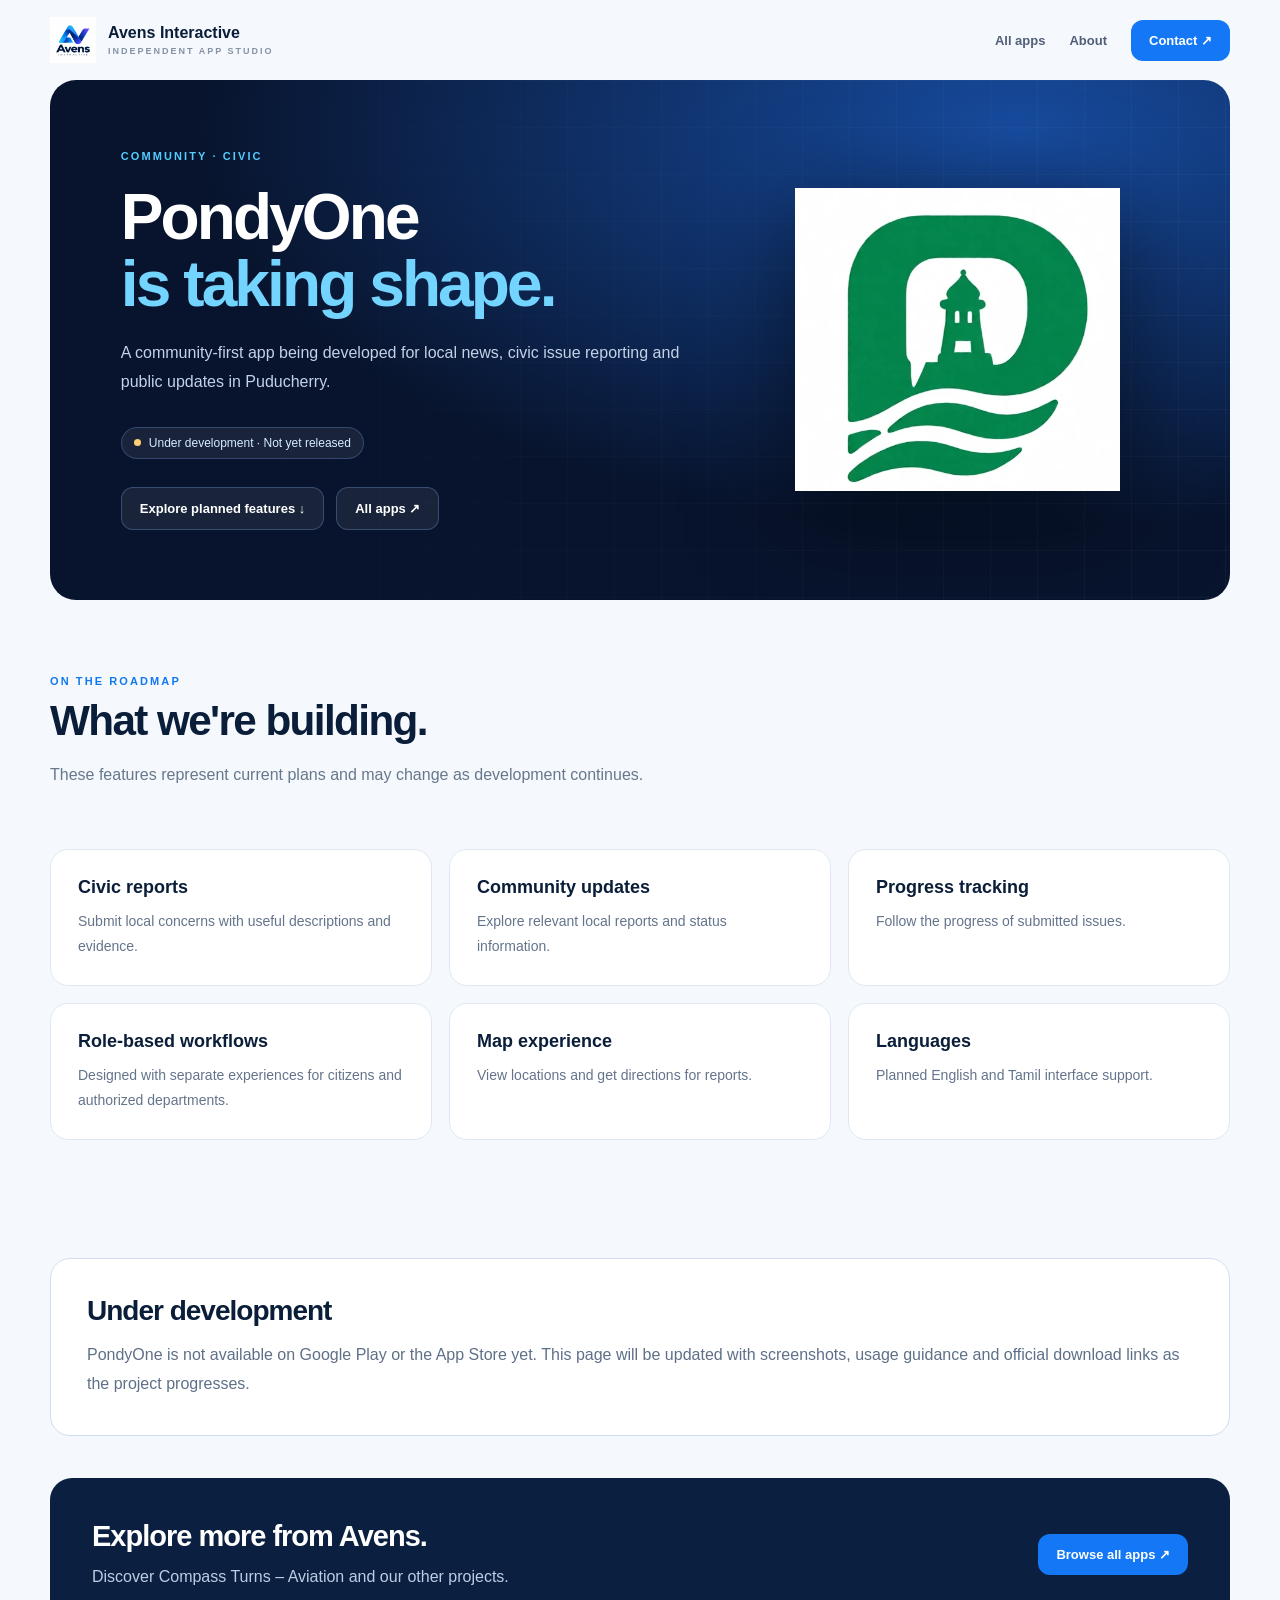
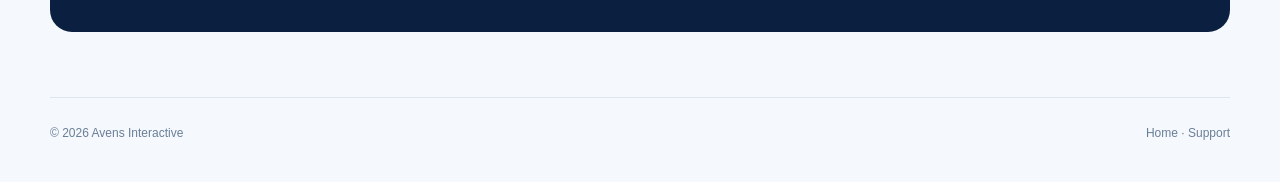
<file: pondyone.html>
<!doctype html><html lang="en"><head><meta charset="utf-8"><meta name="viewport" content="width=device-width,initial-scale=1"><meta name="theme-color" content="#08152c"><meta name="description" content="A community-first app being developed for local news, civic issue reporting and public updates in Puducherry."><title>PondyOne | Avens Interactive</title><link rel="icon" href="assets/avens.webp" type="image/webp"><link rel="stylesheet" href="assets/site.css"></head><body><div class="wrap"><header class="nav"><a class="brand" href="index.html"><img src="assets/avens.webp" alt="Avens Interactive logo"><span>Avens Interactive<small>INDEPENDENT APP STUDIO</small></span></a><nav class="nav-links"><a href="index.html#apps">All apps</a><a href="index.html#about">About</a><a class="button" href="index.html#contact">Contact ↗</a></nav></header><main><section class="hero"><div><div class="eyebrow">Community · Civic</div><h1>PondyOne<br><span style="color:#73d5ff">is taking shape.</span></h1><p>A community-first app being developed for local news, civic issue reporting and public updates in Puducherry.</p><div class="status"><span class="dot" style="background:#ffce74"></span>Under development · Not yet released</div><div class="hero-actions"><a class="button ghost" href="#features">Explore planned features ↓</a><a class="button ghost" href="index.html#apps">All apps ↗</a></div></div><img class="hero-logo" src="assets/pondyone.webp" alt="PondyOne app logo"></section><section class="intro" id="features"><div class="eyebrow" style="color:#1379ee">On the roadmap</div><h2>What we're building.</h2><p>These features represent current plans and may change as development continues.</p></section><div class="feature-grid"><article class="feature"><h3>Civic reports</h3><p>Submit local concerns with useful descriptions and evidence.</p></article><article class="feature"><h3>Community updates</h3><p>Explore relevant local reports and status information.</p></article><article class="feature"><h3>Progress tracking</h3><p>Follow the progress of submitted issues.</p></article><article class="feature"><h3>Role-based workflows</h3><p>Designed with separate experiences for citizens and authorized departments.</p></article><article class="feature"><h3>Map experience</h3><p>View locations and get directions for reports.</p></article><article class="feature"><h3>Languages</h3><p>Planned English and Tamil interface support.</p></article></div><aside class="phase"><h2>Under development</h2><p>PondyOne is not available on Google Play or the App Store yet. This page will be updated with screenshots, usage guidance and official download links as the project progresses.</p></aside><section class="cta"><div><h2>Explore more from Avens.</h2><p>Discover Compass Turns – Aviation and our other projects.</p></div><a class="button" href="index.html#apps">Browse all apps ↗</a></section></main><footer><span>© <span id="year">2026</span> Avens Interactive</span><div><a href="index.html">Home</a> · <a href="mailto:arfeenziavoudine@gmail.com">Support</a></div></footer></div><script>document.getElementById('year').textContent=new Date().getFullYear();</script></body></html>
</file>
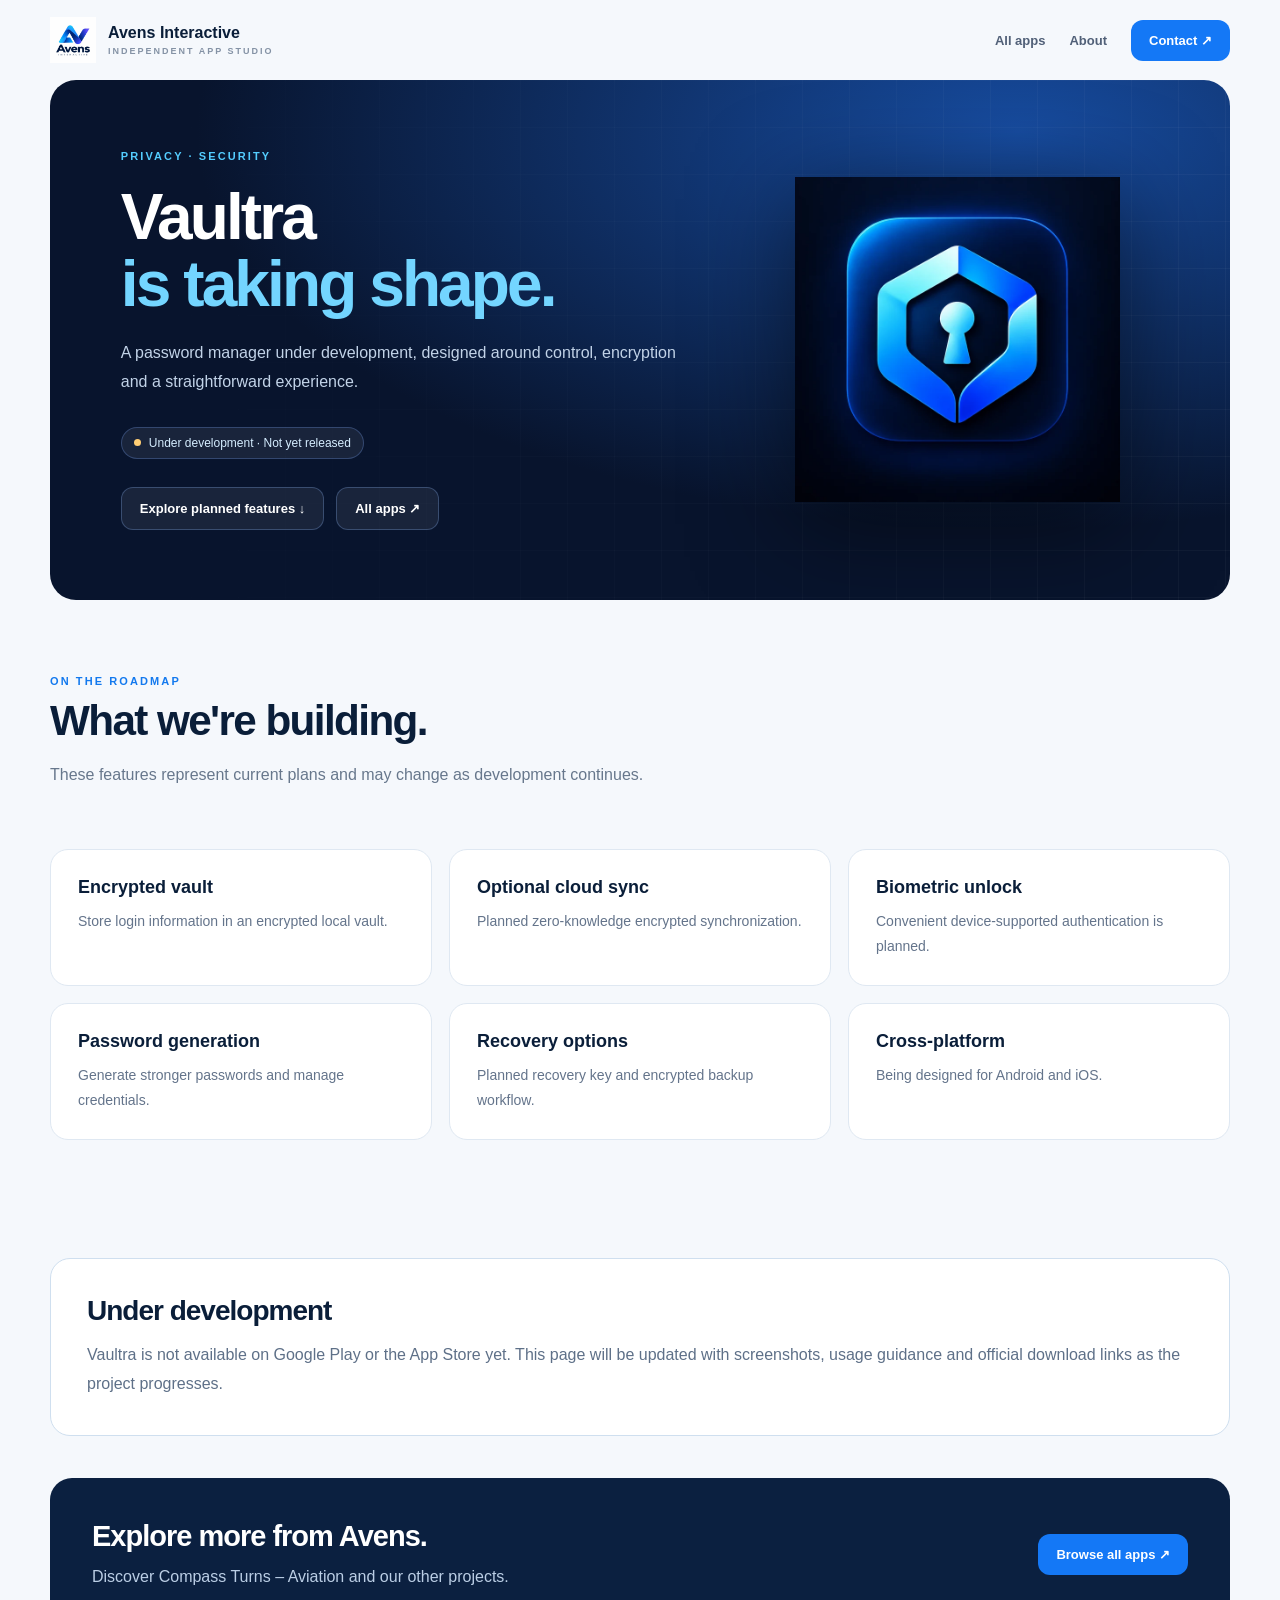
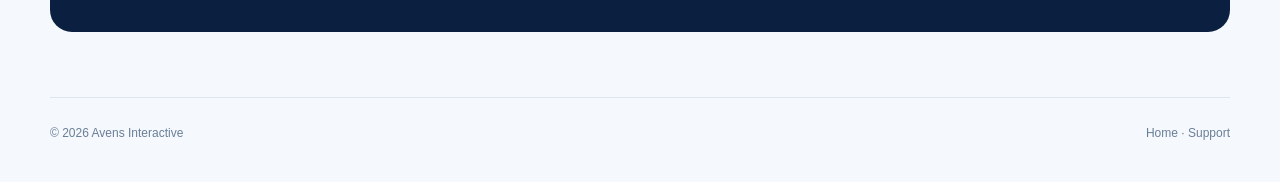
<file: vaultra.html>
<!doctype html><html lang="en"><head><meta charset="utf-8"><meta name="viewport" content="width=device-width,initial-scale=1"><meta name="theme-color" content="#08152c"><meta name="description" content="A password manager under development, designed around control, encryption and a straightforward experience."><title>Vaultra | Avens Interactive</title><link rel="icon" href="assets/avens.webp" type="image/webp"><link rel="stylesheet" href="assets/site.css"></head><body><div class="wrap"><header class="nav"><a class="brand" href="index.html"><img src="assets/avens.webp" alt="Avens Interactive logo"><span>Avens Interactive<small>INDEPENDENT APP STUDIO</small></span></a><nav class="nav-links"><a href="index.html#apps">All apps</a><a href="index.html#about">About</a><a class="button" href="index.html#contact">Contact ↗</a></nav></header><main><section class="hero"><div><div class="eyebrow">Privacy · Security</div><h1>Vaultra<br><span style="color:#73d5ff">is taking shape.</span></h1><p>A password manager under development, designed around control, encryption and a straightforward experience.</p><div class="status"><span class="dot" style="background:#ffce74"></span>Under development · Not yet released</div><div class="hero-actions"><a class="button ghost" href="#features">Explore planned features ↓</a><a class="button ghost" href="index.html#apps">All apps ↗</a></div></div><img class="hero-logo" src="assets/vaultra.webp" alt="Vaultra app logo"></section><section class="intro" id="features"><div class="eyebrow" style="color:#1379ee">On the roadmap</div><h2>What we're building.</h2><p>These features represent current plans and may change as development continues.</p></section><div class="feature-grid"><article class="feature"><h3>Encrypted vault</h3><p>Store login information in an encrypted local vault.</p></article><article class="feature"><h3>Optional cloud sync</h3><p>Planned zero-knowledge encrypted synchronization.</p></article><article class="feature"><h3>Biometric unlock</h3><p>Convenient device-supported authentication is planned.</p></article><article class="feature"><h3>Password generation</h3><p>Generate stronger passwords and manage credentials.</p></article><article class="feature"><h3>Recovery options</h3><p>Planned recovery key and encrypted backup workflow.</p></article><article class="feature"><h3>Cross-platform</h3><p>Being designed for Android and iOS.</p></article></div><aside class="phase"><h2>Under development</h2><p>Vaultra is not available on Google Play or the App Store yet. This page will be updated with screenshots, usage guidance and official download links as the project progresses.</p></aside><section class="cta"><div><h2>Explore more from Avens.</h2><p>Discover Compass Turns – Aviation and our other projects.</p></div><a class="button" href="index.html#apps">Browse all apps ↗</a></section></main><footer><span>© <span id="year">2026</span> Avens Interactive</span><div><a href="index.html">Home</a> · <a href="mailto:arfeenziavoudine@gmail.com">Support</a></div></footer></div><script>document.getElementById('year').textContent=new Date().getFullYear();</script></body></html>
</file>
<file: assets/site.css>
:root{--bg:#f5f8fc;--ink:#0a1e39;--muted:#64748b;--blue:#1478f6;--line:#dfe8f2}*{box-sizing:border-box}html{scroll-behavior:smooth}body{margin:0;background:var(--bg);font-family:Inter,-apple-system,BlinkMacSystemFont,"Segoe UI",Roboto,Arial,sans-serif;color:var(--ink);-webkit-font-smoothing:antialiased}a{color:inherit;text-decoration:none}a:focus-visible{outline:3px solid #4abaff;outline-offset:4px}.wrap{width:min(1180px,calc(100% - 48px));margin:auto}.nav{height:80px;display:flex;align-items:center;justify-content:space-between;gap:20px}.brand{display:flex;align-items:center;gap:12px;font-weight:820;font-size:16px}.brand img{width:46px;height:46px;object-fit:contain}.brand small{display:block;letter-spacing:2px;font-size:9px;color:#8492a5;margin-top:4px}.nav-links{display:flex;gap:24px;align-items:center;font-size:13px;color:#516078;font-weight:650}.nav-links a:hover{color:var(--blue)}.nav-links .button{color:white}.button{display:inline-flex;align-items:center;justify-content:center;gap:8px;border-radius:12px;padding:13px 18px;background:var(--blue);color:white;font-size:13px;font-weight:750;transition:transform .2s,background .2s}.button:hover{transform:translateY(-2px);background:#075ad3}.button.ghost{background:white;color:var(--ink);border:1px solid #dbe4f1}.button.dark{background:#122e58}.eyebrow{text-transform:uppercase;letter-spacing:2.1px;font-weight:800;font-size:11px;color:#54cdff}.hero{border-radius:26px;color:#fff;background:radial-gradient(ellipse at 82% 10%,#174ca0,#08142d 60%);padding:70px 6%;display:grid;grid-template-columns:1.2fr .8fr;gap:32px;align-items:center;overflow:hidden;position:relative;isolation:isolate}.hero:after{content:"";position:absolute;inset:0;background-image:linear-gradient(#ffffff09 1px,transparent 1px),linear-gradient(90deg,#ffffff09 1px,transparent 1px);background-size:47px 47px;mask-image:linear-gradient(90deg,transparent,#000);z-index:-1}.hero h1{font-size:clamp(40px,5vw,69px);line-height:1.04;letter-spacing:-2.9px;margin:22px 0}.hero p{line-height:1.8;color:#c2d3e8;max-width:560px;font-size:16px}.hero-logo{width:min(325px,100%);justify-self:center;filter:drop-shadow(0 22px 50px #0008)}.status{display:inline-flex;gap:8px;align-items:center;padding:8px 12px;border:1px solid #7daaff44;background:#ffffff12;border-radius:999px;font-size:12px;color:#d5edff;margin-top:14px}.dot{width:7px;height:7px;background:#52d8bf;border-radius:50%}.hero-actions{display:flex;gap:12px;flex-wrap:wrap;margin-top:28px}.hero-actions .button.ghost{border-color:#6a8bbf66;background:#ffffff12;color:white}.intro{padding:75px 0 24px}.intro h2,.section-title{font-size:clamp(29px,3.3vw,46px);letter-spacing:-1.6px;line-height:1.15;margin:10px 0 12px}.intro p{max-width:760px;color:#67778c;line-height:1.75}.walkthrough{margin-top:10px}.walk-row{min-height:92vh;display:grid;grid-template-columns:1fr 1fr;align-items:center;gap:clamp(28px,6vw,96px);padding:44px 0;border-bottom:1px solid #e1e8f2}.walk-content{max-width:485px}.step-num{font-size:11px;letter-spacing:2px;text-transform:uppercase;color:#1685e6;font-weight:820}.walk-content h3{font-size:clamp(29px,3.4vw,47px);letter-spacing:-1.5px;line-height:1.12;margin:15px 0 19px}.walk-content p{font-size:16px;color:#586b82;line-height:1.85}.walk-content ul{padding-left:20px;color:#536983;line-height:2}.walk-visual{height:min(78vh,710px);width:100%;display:grid;place-items:center;position:sticky;top:11vh;perspective:1200px}.walk-visual img{height:100%;max-width:100%;object-fit:contain;border-radius:18px;box-shadow:0 18px 50px #071c3f27;transform:translateY(24px) scale(.95) rotateY(-5deg);opacity:.72;transition:transform .75s cubic-bezier(.19,1,.22,1),opacity .65s}.walk-row.is-visible .walk-visual img{transform:translateY(0) scale(1) rotateY(0);opacity:1}.walk-row:nth-child(even) .walk-visual{order:-1}.note{margin:85px 0 60px;background:#e9f3ff;border:1px solid #cde3fc;padding:24px 28px;border-radius:18px;color:#34557e;line-height:1.75}.note strong{color:#0c3768}.cta{background:#0b2040;border-radius:22px;margin:40px 0 65px;padding:42px;color:white;display:flex;align-items:center;justify-content:space-between;gap:18px}.cta h2{font-size:29px;letter-spacing:-1px;margin:0 0 10px}.cta p{color:#bbcee5;margin:0;line-height:1.7}footer{border-top:1px solid #dce6f1;padding:28px 0 42px;display:flex;align-items:center;justify-content:space-between;gap:15px;color:#697f97;font-size:12px}.feature-grid{display:grid;grid-template-columns:repeat(3,minmax(0,1fr));gap:17px;padding:20px 0 50px}.feature{border:1px solid var(--line);border-radius:18px;background:white;padding:27px}.feature h3{margin:0 0 11px;font-size:18px}.feature p{margin:0;color:var(--muted);font-size:14px;line-height:1.75}.phase{margin:68px 0 42px;border:1px solid #cfdfef;border-radius:20px;background:#fff;padding:36px}.phase h2{font-size:28px;letter-spacing:-1px;margin:0 0 14px}.phase p{color:#5e7088;line-height:1.8;margin:0} @media(max-width:800px){.hero{padding:48px 32px;grid-template-columns:1fr;text-align:left}.hero-logo{width:210px}.walk-row{grid-template-columns:1fr;min-height:auto;gap:18px;padding:45px 0 56px}.walk-row:nth-child(even) .walk-visual{order:0}.walk-visual{height:auto;max-height:none;position:relative;top:auto}.walk-visual img{max-height:640px;height:auto;max-width:100%;width:auto}.walk-content{max-width:none}.nav-links{gap:12px}.feature-grid{grid-template-columns:1fr 1fr}.cta{padding:30px;display:block}.cta .button{margin-top:22px}}@media(max-width:520px){.wrap{width:calc(100% - 28px)}.nav{height:68px}.brand{font-size:13px;gap:6px}.brand img{width:36px;height:36px}.brand small{font-size:8px;letter-spacing:1px}.nav-links a:first-child{display:none}.hero{padding:38px 23px}.hero h1{font-size:39px;letter-spacing:-1.8px}.hero p{font-size:14px}.intro{padding-top:54px}.walk-content h3{font-size:33px}.walk-content p{font-size:14px}.walk-visual img{border-radius:12px}.feature-grid{grid-template-columns:1fr}.phase{padding:24px}footer{display:block}footer div{margin-top:10px}}@media(prefers-reduced-motion:reduce){html{scroll-behavior:auto}*,*:before,*:after{animation:none!important;transition:none!important}.walk-visual img{transform:none!important;opacity:1!important}}
</file>
